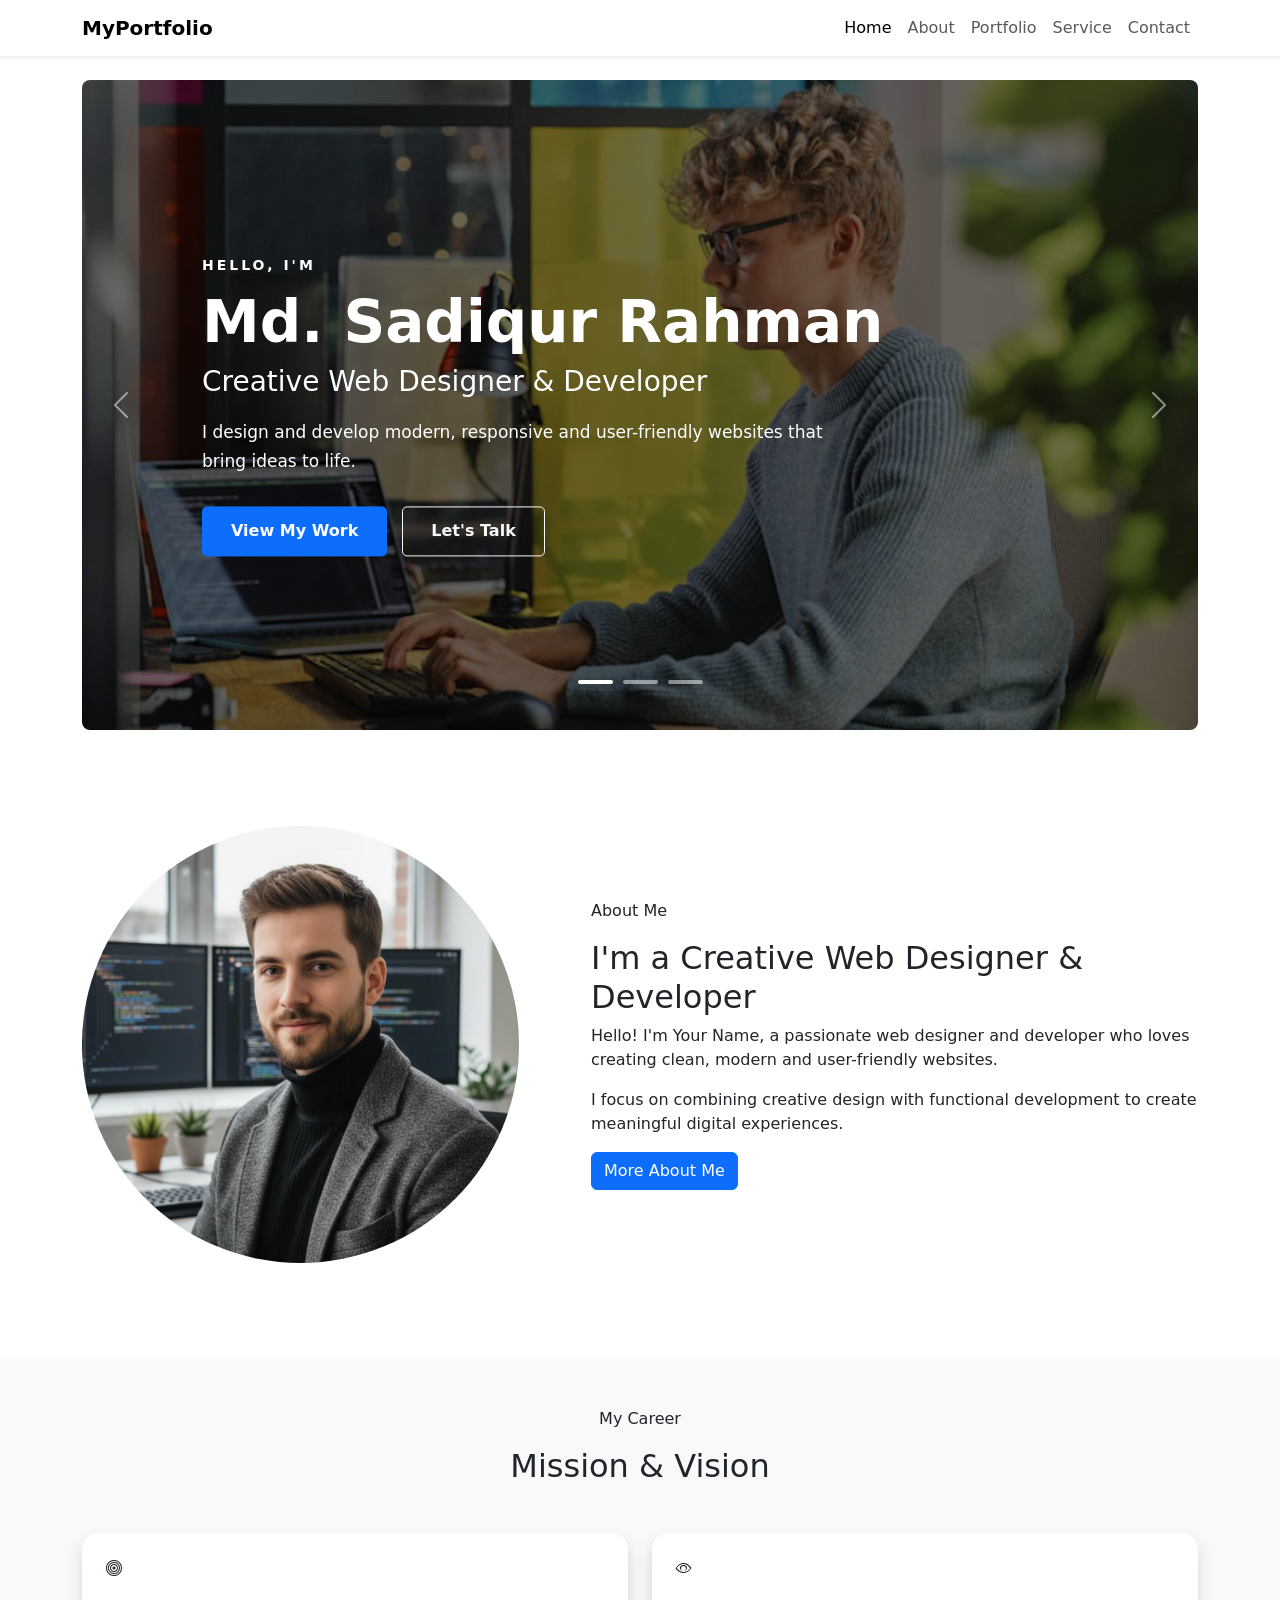
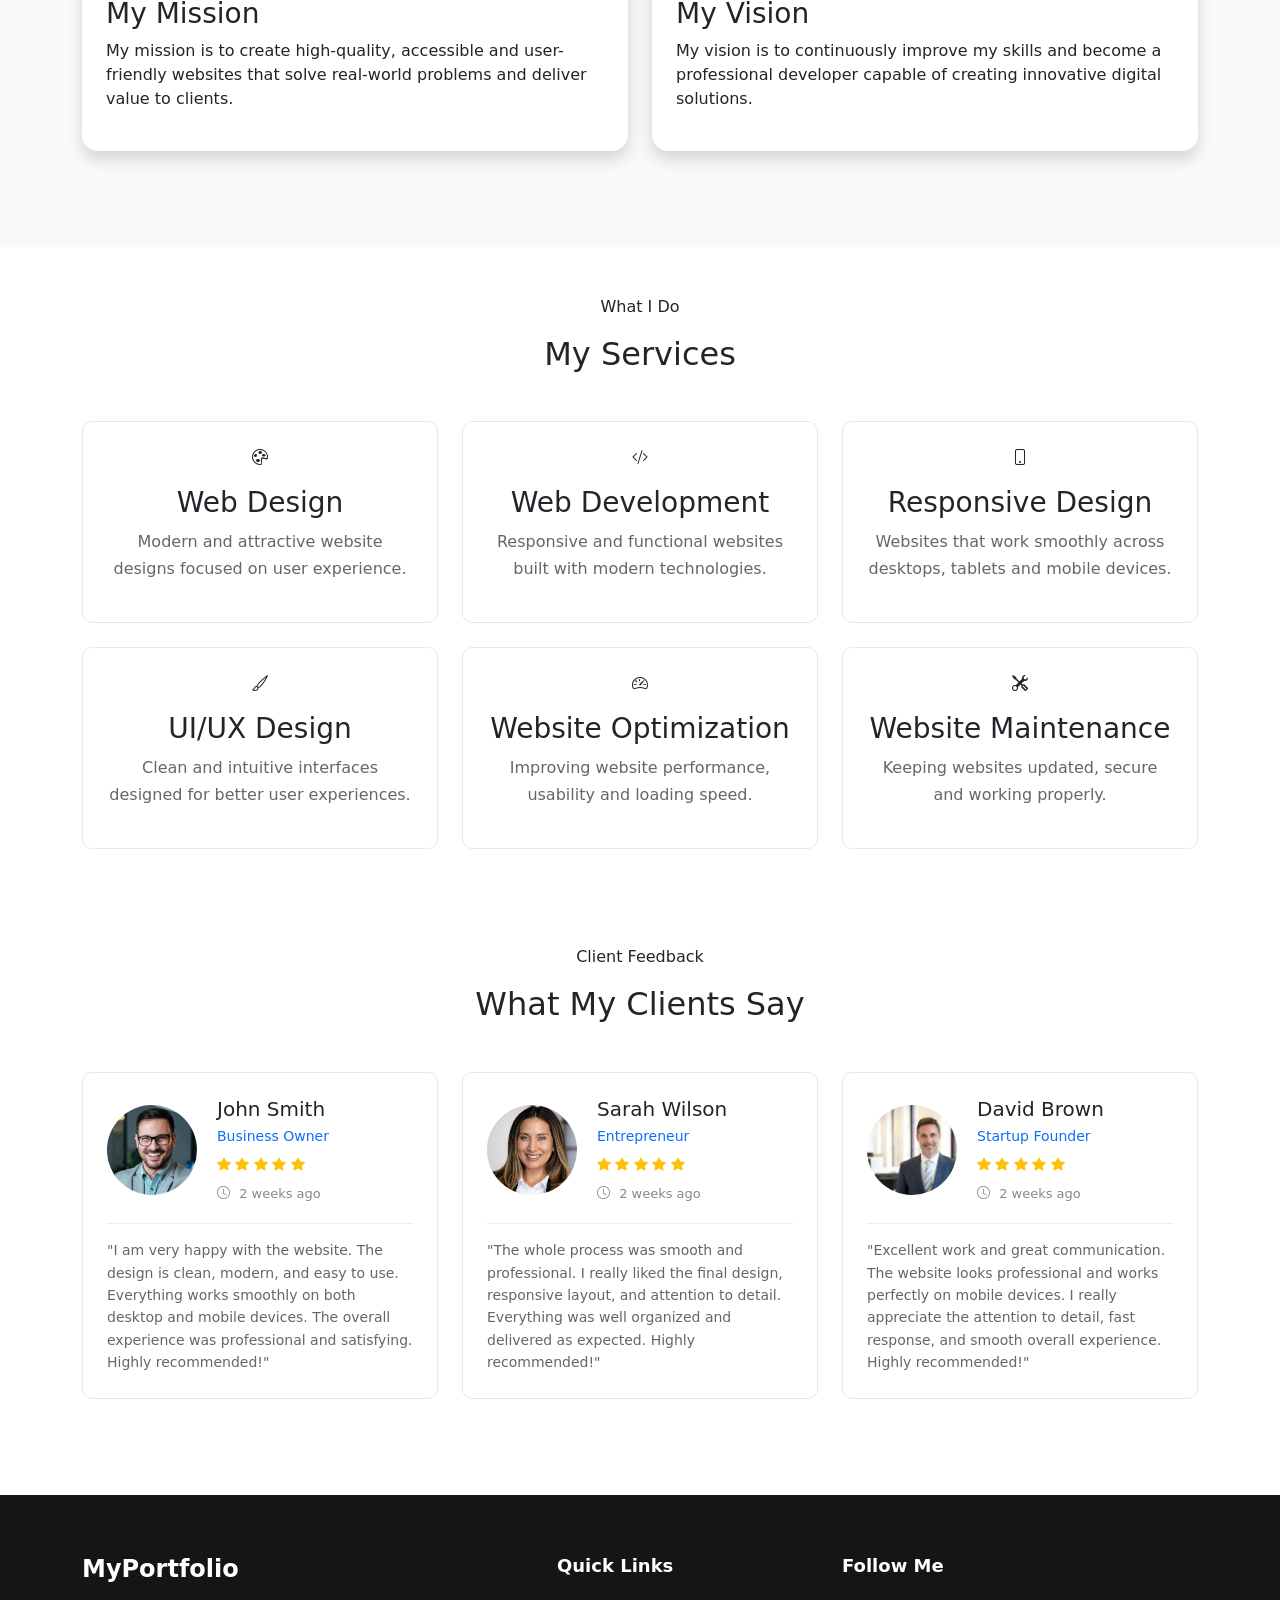
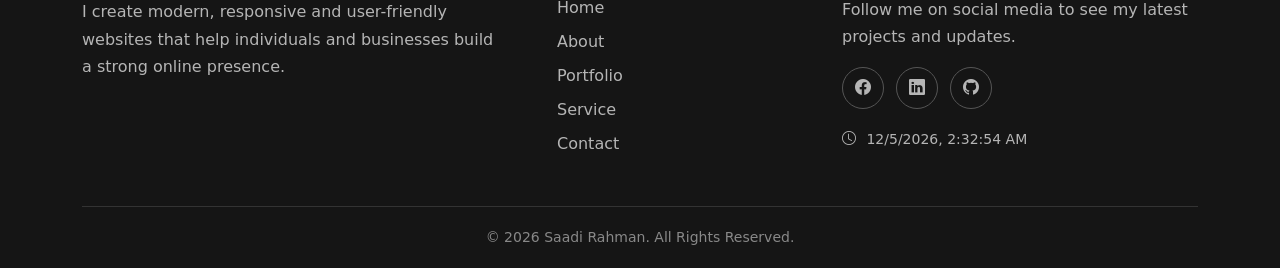
<file: index.html>
<!doctype html>
<html lang="en">
  <head>
    <meta charset="UTF-8" />
    <meta name="viewport" content="width=device-width, initial-scale=1.0" />

    <title>Personal Portfolio | Home</title>

    <!-- Bootstrap CSS -->
    <link
      href="https://cdn.jsdelivr.net/npm/bootstrap@5.3.3/dist/css/bootstrap.min.css"
      rel="stylesheet"
    />

    <!-- Bootstrap Icons -->
    <link
      rel="stylesheet"
      href="https://cdn.jsdelivr.net/npm/bootstrap-icons@1.11.3/font/bootstrap-icons.min.css"
    />

    <!-- Custom CSS -->
    <link rel="stylesheet" href="css/style.css" />
  </head>

  <body>
    <!-- ================= NAVBAR ================= -->
    <nav class="navbar navbar-expand-lg bg-white shadow-sm">
      <div class="container">
        <a class="navbar-brand fw-bold" href="index.html"> MyPortfolio </a>

        <button
          class="navbar-toggler"
          type="button"
          data-bs-toggle="collapse"
          data-bs-target="#mainNavbar"
          aria-controls="mainNavbar"
          aria-expanded="false"
          aria-label="Toggle navigation"
        >
          <span class="navbar-toggler-icon"></span>
        </button>

        <div class="collapse navbar-collapse" id="mainNavbar">
          <ul class="navbar-nav ms-auto">
            <li class="nav-item">
              <a class="nav-link active" href="index.html"> Home </a>
            </li>

            <li class="nav-item">
              <a class="nav-link" href="about.html"> About </a>
            </li>

            <li class="nav-item">
              <a class="nav-link" href="portfolio.html"> Portfolio </a>
            </li>

            <li class="nav-item">
              <a class="nav-link" href="service.html"> Service </a>
            </li>

            <li class="nav-item">
              <a class="nav-link" href="contact.html"> Contact </a>
            </li>
          </ul>
        </div>
      </div>
    </nav>

    <!-- ================= HERO BANNER ================= -->
    <section class="hero-slider pt-4 mb-5">
      <div class="container">
        <div
          id="heroCarousel"
          class="carousel slide carousel-fade rounded-3 overflow-hidden"
          data-bs-ride="carousel"
          data-bs-interval="5000"
        >
          <!-- Indicators -->
          <div class="carousel-indicators">
            <button
              type="button"
              data-bs-target="#heroCarousel"
              data-bs-slide-to="0"
              class="active"
              aria-current="true"
              aria-label="Slide 1"
            ></button>

            <button
              type="button"
              data-bs-target="#heroCarousel"
              data-bs-slide-to="1"
              aria-label="Slide 2"
            ></button>

            <button
              type="button"
              data-bs-target="#heroCarousel"
              data-bs-slide-to="2"
              aria-label="Slide 3"
            ></button>
          </div>

          <!-- Carousel Slides -->
          <div class="carousel-inner">
            <!-- Slide 1 -->
            <div class="carousel-item active">
              <img
                src="images/hero-1.jfif"
                alt="Creative web design"
                class="d-block w-100"
              />

              <div class="hero-overlay"></div>

              <div class="container">
                <div class="carousel-caption hero-content">
                  <span class="hero-small-title"> HELLO, I'M </span>

                  <h1>Md. Sadiqur Rahman</h1>

                  <h2>Creative Web Designer & Developer</h2>

                  <p>
                    I design and develop modern, responsive and user-friendly
                    websites that bring ideas to life.
                  </p>

                  <div class="hero-buttons">
                    <a href="portfolio.html" class="btn btn-primary">
                      View My Work
                    </a>

                    <a href="contact.html" class="btn btn-outline-light">
                      Let's Talk
                    </a>
                  </div>
                </div>
              </div>
            </div>

            <!-- Slide 2 -->
            <div class="carousel-item">
              <img
                src="images/hero-3.jfif"
                alt="Web development"
                class="d-block w-100"
              />

              <div class="hero-overlay"></div>

              <div class="container">
                <div class="carousel-caption hero-content">
                  <span class="hero-small-title"> WHAT I DO </span>

                  <h1>Building Digital Experiences</h1>

                  <h2>Design. Develop. Deliver.</h2>

                  <p>
                    From creative UI designs to functional websites, I create
                    digital experiences focused on people and performance.
                  </p>

                  <div class="hero-buttons">
                    <a href="service.html" class="btn btn-primary">
                      Explore Services
                    </a>

                    <a href="about.html" class="btn btn-outline-light">
                      About Me
                    </a>
                  </div>
                </div>
              </div>
            </div>

            <!-- Slide 3 -->
            <div class="carousel-item">
              <img
                src="images/hero-3.jfif"
                alt="Creative portfolio projects"
                class="d-block w-100"
              />

              <div class="hero-overlay"></div>

              <div class="container">
                <div class="carousel-caption hero-content">
                  <span class="hero-small-title"> LET'S WORK TOGETHER </span>

                  <h1>Turn Your Ideas Into Reality</h1>

                  <h2>Creative Solutions For Your Business</h2>

                  <p>
                    Have an idea or project in mind? Let's create something
                    meaningful together.
                  </p>

                  <div class="hero-buttons">
                    <a href="contact.html" class="btn btn-primary">
                      Start a Project
                    </a>

                    <a href="portfolio.html" class="btn btn-outline-light">
                      My Portfolio
                    </a>
                  </div>
                </div>
              </div>
            </div>
          </div>

          <!-- Previous Button -->
          <button
            class="carousel-control-prev"
            type="button"
            data-bs-target="#heroCarousel"
            data-bs-slide="prev"
          >
            <span class="carousel-control-prev-icon" aria-hidden="true"> </span>

            <span class="visually-hidden"> Previous </span>
          </button>

          <!-- Next Button -->
          <button
            class="carousel-control-next"
            type="button"
            data-bs-target="#heroCarousel"
            data-bs-slide="next"
          >
            <span class="carousel-control-next-icon" aria-hidden="true"> </span>

            <span class="visually-hidden"> Next </span>
          </button>
        </div>
      </div>
    </section>

    <!-- ================= ABOUT ME ================= -->
    <section class="about-section py-5 mb-5">
      <div class="container">
        <div class="row align-items-center g-5">
          <!-- Image -->
          <div class="col-lg-5">
            <div class="about-image">
              <img
                src="images/profile.jfif"
                alt="About Me"
                class="img-fluid rounded-circle"
              />
            </div>
          </div>

          <!-- Content -->
          <div class="col-lg-7 ps-lg-5">
            <p class="section-subtitle">About Me</p>

            <h2>I'm a Creative Web Designer & Developer</h2>

            <p>
              Hello! I'm Your Name, a passionate web designer and developer who
              loves creating clean, modern and user-friendly websites.
            </p>

            <p>
              I focus on combining creative design with functional development
              to create meaningful digital experiences.
            </p>

            <a href="about.html" class="btn btn-primary"> More About Me </a>
          </div>
        </div>
      </div>
    </section>

    <!-- ================= MISSION & VISION ================= -->
    <section class="mission-vision-section bg-light py-5">
      <div class="container">
        <div class="text-center mb-5">
          <p class="section-subtitle">My Career</p>

          <h2>Mission & Vision</h2>
        </div>

        <div class="row g-4 mb-5">
          <!-- Mission -->
          <div class="col-md-6">
            <div class="mission-card h-100 p-4 bg-white rounded-4 shadow">
              <div class="icon mb-3">
                <i class="bi bi-bullseye"></i>
              </div>

              <h3>My Mission</h3>

              <p>
                My mission is to create high-quality, accessible and
                user-friendly websites that solve real-world problems and
                deliver value to clients.
              </p>
            </div>
          </div>

          <!-- Vision -->
          <div class="col-md-6">
            <div class="vision-card h-100 p-4 bg-white rounded-4 shadow">
              <div class="icon mb-3">
                <i class="bi bi-eye"></i>
              </div>

              <h3>My Vision</h3>

              <p>
                My vision is to continuously improve my skills and become a
                professional developer capable of creating innovative digital
                solutions.
              </p>
            </div>
          </div>
        </div>
      </div>
    </section>

    <!-- ================= SERVICES ================= -->
    <section class="services-section py-5">
      <div class="container">
        <div class="text-center mb-5">
          <p class="section-subtitle">What I Do</p>

          <h2>My Services</h2>
        </div>

        <div class="row g-4">
          <!-- Service 1 -->
          <div class="col-md-6 col-lg-4">
            <div class="service-card text-center p-4 h-100">
              <i class="bi bi-palette"></i>

              <h3 class="mt-3">Web Design</h3>

              <p>
                Modern and attractive website designs focused on user
                experience.
              </p>
            </div>
          </div>

          <!-- Service 2 -->
          <div class="col-md-6 col-lg-4">
            <div class="service-card text-center p-4 h-100">
              <i class="bi bi-code-slash"></i>

              <h3 class="mt-3">Web Development</h3>

              <p>
                Responsive and functional websites built with modern
                technologies.
              </p>
            </div>
          </div>

          <!-- Service 3 -->
          <div class="col-md-6 col-lg-4">
            <div class="service-card text-center p-4 h-100">
              <i class="bi bi-phone"></i>

              <h3 class="mt-3">Responsive Design</h3>

              <p>
                Websites that work smoothly across desktops, tablets and mobile
                devices.
              </p>
            </div>
          </div>

          <!-- Service 4 -->
          <div class="col-md-6 col-lg-4">
            <div class="service-card text-center p-4 h-100">
              <i class="bi bi-brush"></i>

              <h3 class="mt-3">UI/UX Design</h3>

              <p>
                Clean and intuitive interfaces designed for better user
                experiences.
              </p>
            </div>
          </div>

          <!-- Service 5 -->
          <div class="col-md-6 col-lg-4">
            <div class="service-card text-center p-4 h-100">
              <i class="bi bi-speedometer2"></i>

              <h3 class="mt-3">Website Optimization</h3>

              <p>Improving website performance, usability and loading speed.</p>
            </div>
          </div>

          <!-- Service 6 -->
          <div class="col-md-6 col-lg-4">
            <div class="service-card text-center p-4 h-100">
              <i class="bi bi-tools"></i>

              <h3 class="mt-3">Website Maintenance</h3>

              <p>Keeping websites updated, secure and working properly.</p>
            </div>
          </div>
        </div>
      </div>
    </section>

    <!-- ================= CLIENT FEEDBACK ================= -->
    <section class="client-feedback-section py-5 mb-5">
      <div class="container">
        <div class="section-heading text-center mb-5">
          <p class="section-subtitle">Client Feedback</p>
          <h2>What My Clients Say</h2>
        </div>

        <div class="row g-4">
          <!-- Client 1 -->

          <div class="col-md-6 col-lg-4">
            <div class="client-review-card p-4">
              <div class="client-info">
                <div class="client-photo">
                  <img src="images/client-1.jfif" alt="John Smith" />
                </div>

                <div class="client-details">
                  <h5>John Smith</h5>

                  <p class="client-position">Business Owner</p>

                  <div class="client-rating">
                    <i class="bi bi-star-fill"></i>
                    <i class="bi bi-star-fill"></i>
                    <i class="bi bi-star-fill"></i>
                    <i class="bi bi-star-fill"></i>
                    <i class="bi bi-star-fill"></i>
                  </div>

                  <p class="client-time">
                    <i class="bi bi-clock"></i>
                    2 weeks ago
                  </p>
                </div>
              </div>

              <p class="client-review">
                "I am very happy with the website. The design is clean, modern,
                and easy to use. Everything works smoothly on both desktop and
                mobile devices. The overall experience was professional and
                satisfying. Highly recommended!"
              </p>
            </div>
          </div>

          <!-- Client 2 -->

          <div class="col-md-6 col-lg-4">
            <div class="client-review-card p-4">
              <div class="client-info">
                <div class="client-photo">
                  <img src="images/client-2.jfif" alt="Sarah Wilson" />
                </div>

                <div class="client-details">
                  <h5>Sarah Wilson</h5>

                  <p class="client-position">Entrepreneur</p>

                  <div class="client-rating">
                    <i class="bi bi-star-fill"></i>
                    <i class="bi bi-star-fill"></i>
                    <i class="bi bi-star-fill"></i>
                    <i class="bi bi-star-fill"></i>
                    <i class="bi bi-star-fill"></i>
                  </div>

                  <p class="client-time">
                    <i class="bi bi-clock"></i>
                    2 weeks ago
                  </p>
                </div>
              </div>

              <p class="client-review">
                "The whole process was smooth and professional. I really liked
                the final design, responsive layout, and attention to detail.
                Everything was well organized and delivered as expected. Highly
                recommended!"
              </p>
            </div>
          </div>

          <!-- Client 3 -->

          <div class="col-md-6 col-lg-4">
            <div class="client-review-card p-4">
              <div class="client-info">
                <div class="client-photo">
                  <img src="images/client-3.jfif" alt="David Brown" />
                </div>

                <div class="client-details">
                  <h5>David Brown</h5>

                  <p class="client-position">Startup Founder</p>

                  <div class="client-rating">
                    <i class="bi bi-star-fill"></i>
                    <i class="bi bi-star-fill"></i>
                    <i class="bi bi-star-fill"></i>
                    <i class="bi bi-star-fill"></i>
                    <i class="bi bi-star-fill"></i>
                  </div>

                  <p class="client-time">
                    <i class="bi bi-clock"></i>
                    2 weeks ago
                  </p>
                </div>
              </div>

              <p class="client-review">
                "Excellent work and great communication. The website looks
                professional and works perfectly on mobile devices. I really
                appreciate the attention to detail, fast response, and smooth
                overall experience. Highly recommended!"
              </p>
            </div>
          </div>
        </div>
      </div>
    </section>

    <!-- ================= FOOTER ================= -->

    <footer class="footer">
      <div class="container">
        <div class="row g-4">
          <!-- About -->

          <div class="col-lg-5 col-md-6">
            <h3 class="footer-logo">MyPortfolio</h3>

            <p class="footer-text">
              I create modern, responsive and user-friendly websites that help
              individuals and businesses build a strong online presence.
            </p>
          </div>

          <!-- Quick Links -->

          <div class="col-lg-3 col-md-6">
            <h5 class="footer-title">Quick Links</h5>

            <ul class="footer-links">
              <li>
                <a href="index.html">Home</a>
              </li>

              <li>
                <a href="about.html">About</a>
              </li>

              <li>
                <a href="portfolio.html">Portfolio</a>
              </li>

              <li>
                <a href="service.html">Service</a>
              </li>

              <li>
                <a href="contact.html">Contact</a>
              </li>
            </ul>
          </div>

          <!-- Social Media -->

          <!-- Social Media -->

          <div class="col-lg-4 col-md-6">
            <h5 class="footer-title">Follow Me</h5>

            <p class="footer-text">
              Follow me on social media to see my latest projects and updates.
            </p>

            <div class="footer-social">
              <a href="#" aria-label="Facebook">
                <i class="bi bi-facebook"></i>
              </a>

              <a href="#" aria-label="LinkedIn">
                <i class="bi bi-linkedin"></i>
              </a>

              <a href="#" aria-label="GitHub">
                <i class="bi bi-github"></i>
              </a>
            </div>

            <!-- Live Date & Time -->

            <div class="live-time">
              <i class="bi bi-clock"></i>
              <span id="liveDateTime"></span>
            </div>
          </div>
        </div>

        <!-- Footer Bottom -->

        <div class="footer-bottom">
          <p>&copy; 2026 Saadi Rahman. All Rights Reserved.</p>
        </div>
      </div>
    </footer>

    <!-- Bootstrap JS -->
    <script src="https://cdn.jsdelivr.net/npm/bootstrap@5.3.3/dist/js/bootstrap.bundle.min.js"></script>

    <!-- Custom JS -->
    <script src="js/script.js"></script>
  </body>
</html>
</file>
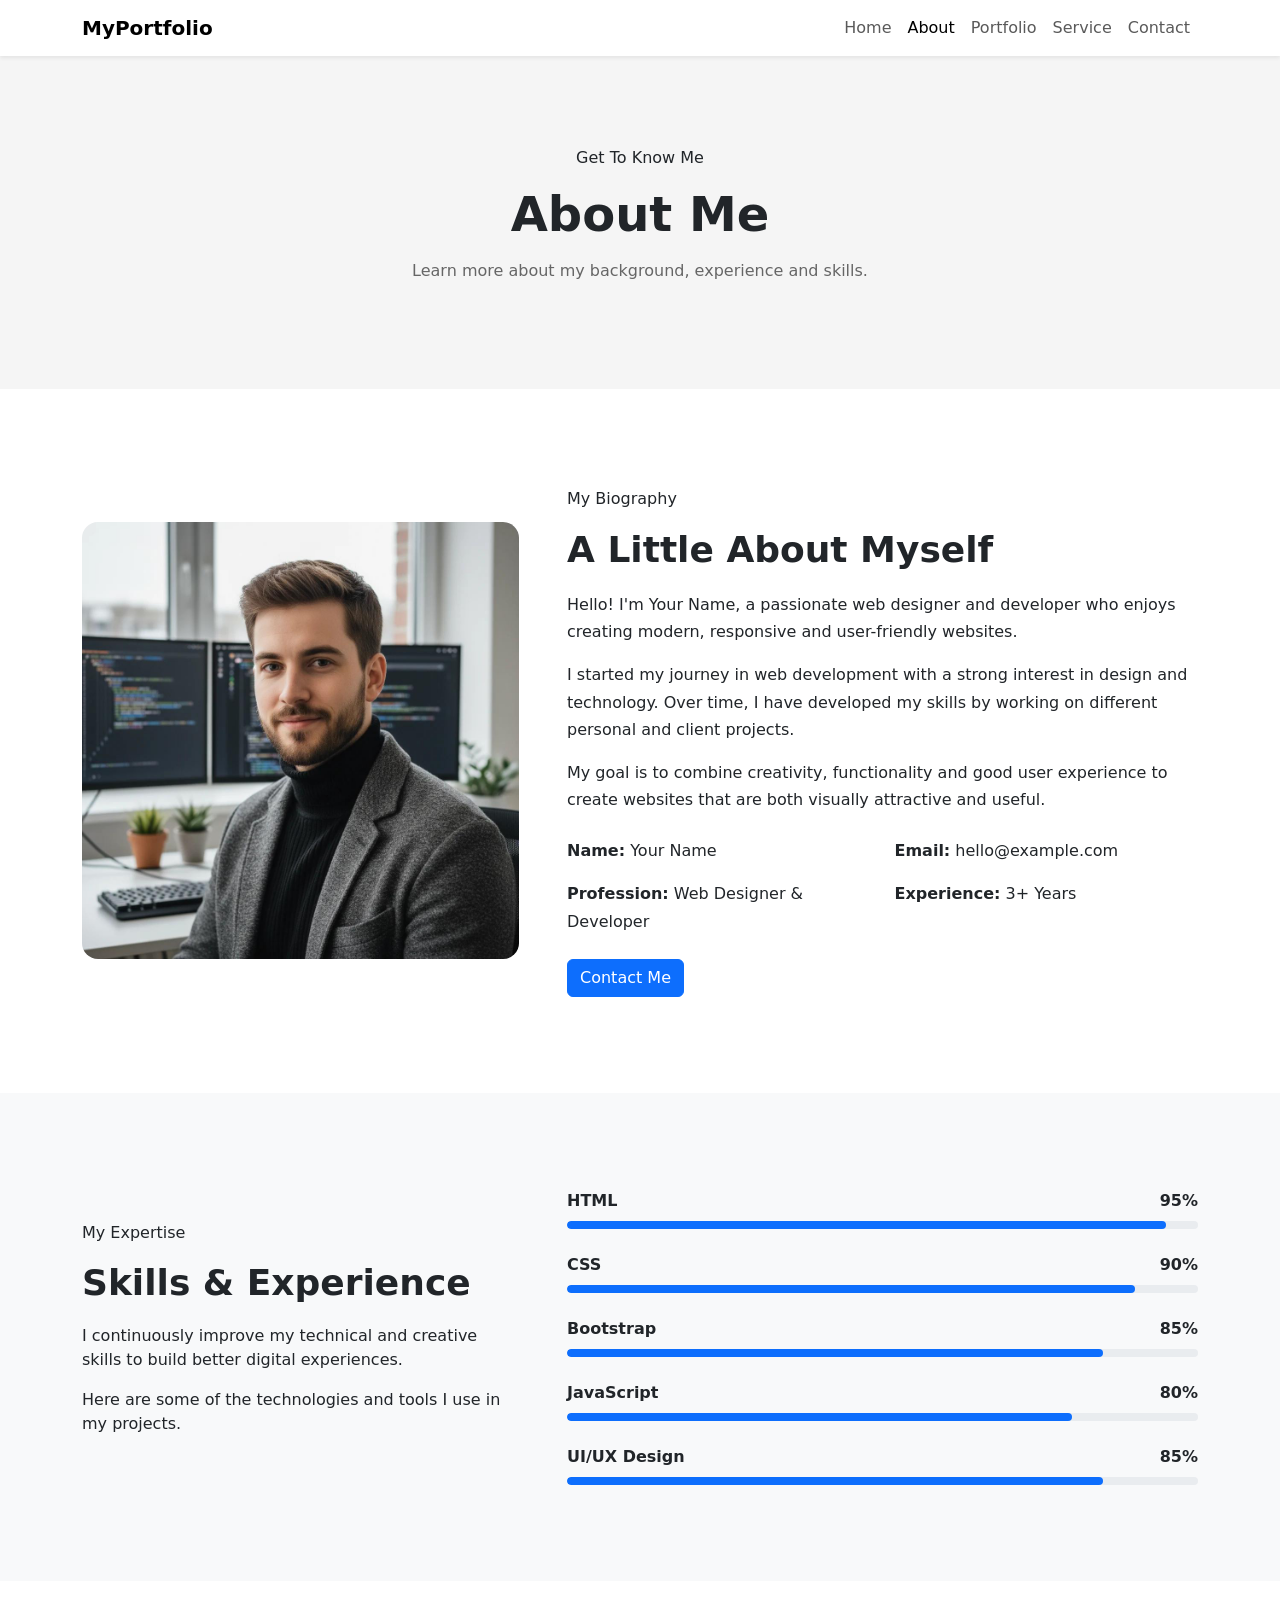
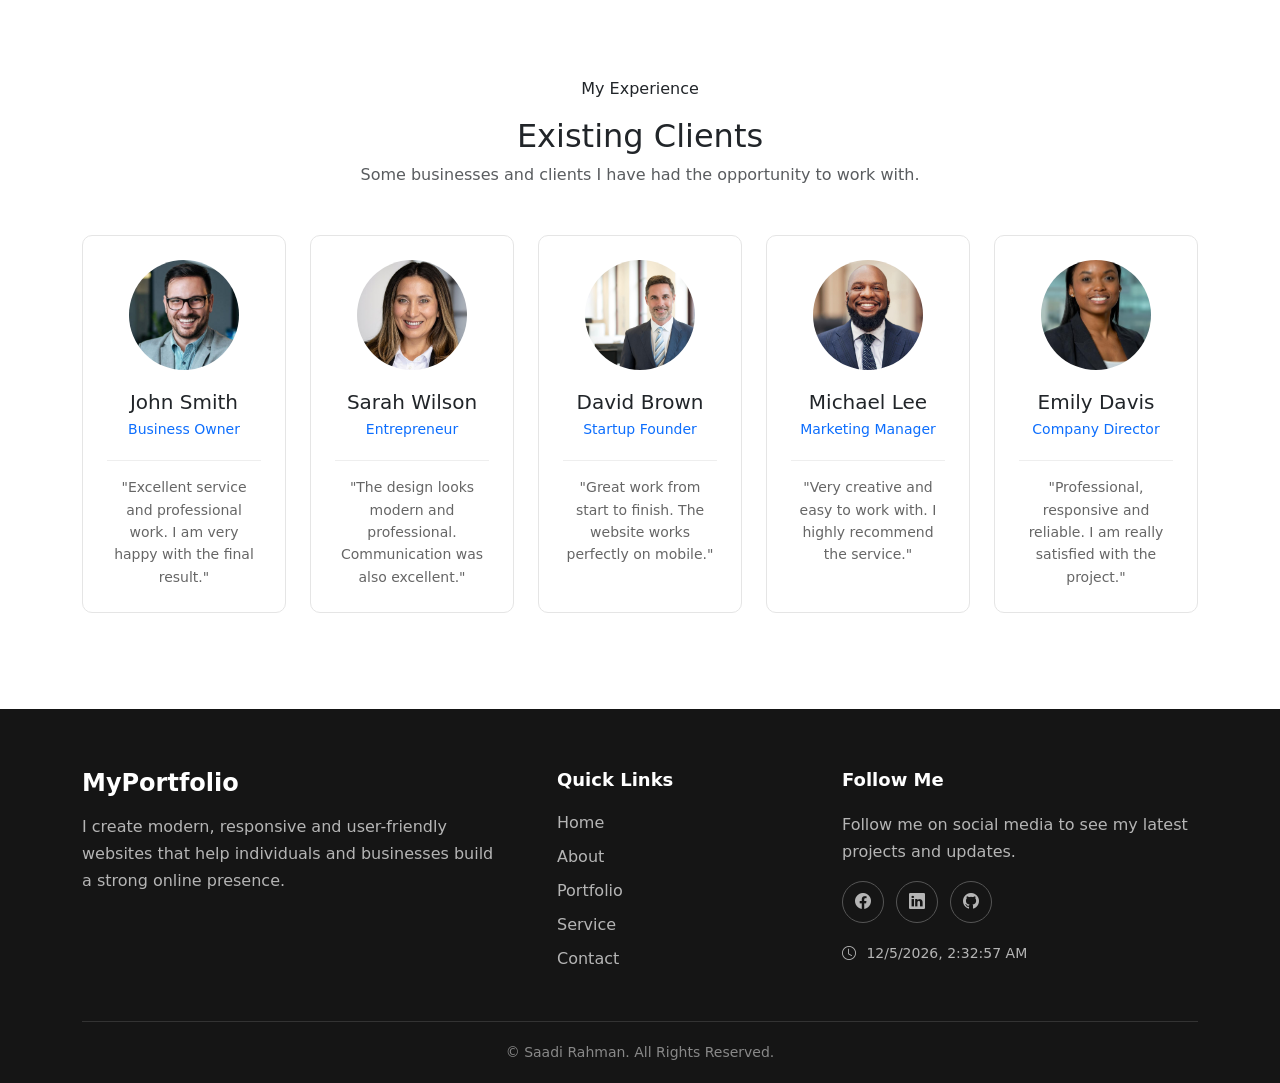
<file: about.html>
<!doctype html>
<html lang="en">
  <head>
    <meta charset="UTF-8" />
    <meta name="viewport" content="width=device-width, initial-scale=1.0" />

    <title>About Me | Personal Portfolio</title>

    <!-- Bootstrap CSS -->
    <link
      href="https://cdn.jsdelivr.net/npm/bootstrap@5.3.3/dist/css/bootstrap.min.css"
      rel="stylesheet"
    />

    <!-- Bootstrap Icons -->
    <link
      rel="stylesheet"
      href="https://cdn.jsdelivr.net/npm/bootstrap-icons@1.11.3/font/bootstrap-icons.min.css"
    />

    <!-- Custom CSS -->
    <link rel="stylesheet" href="css/style.css" />
  </head>

  <body>
    <!-- ================= NAVBAR ================= -->

    <nav class="navbar navbar-expand-lg bg-white shadow-sm">
      <div class="container">
        <a class="navbar-brand fw-bold" href="index.html"> MyPortfolio </a>

        <button
          class="navbar-toggler"
          type="button"
          data-bs-toggle="collapse"
          data-bs-target="#mainNavbar"
          aria-controls="mainNavbar"
          aria-expanded="false"
          aria-label="Toggle navigation"
        >
          <span class="navbar-toggler-icon"></span>
        </button>

        <div class="collapse navbar-collapse" id="mainNavbar">
          <ul class="navbar-nav ms-auto">
            <li class="nav-item">
              <a class="nav-link" href="index.html"> Home </a>
            </li>

            <li class="nav-item">
              <a class="nav-link active" aria-current="page" href="about.html">
                About
              </a>
            </li>

            <li class="nav-item">
              <a class="nav-link" href="portfolio.html"> Portfolio </a>
            </li>

            <li class="nav-item">
              <a class="nav-link" href="service.html"> Service </a>
            </li>

            <li class="nav-item">
              <a class="nav-link" href="contact.html"> Contact </a>
            </li>
          </ul>
        </div>
      </div>
    </nav>

    <!-- ================= PAGE TITLE ================= -->

    <section class="page-title-section mb-5">
      <div class="container">
        <div class="page-title-content text-center">
          <p class="section-subtitle">Get To Know Me</p>

          <h1>About Me</h1>

          <p>Learn more about my background, experience and skills.</p>
        </div>
      </div>
    </section>

    <!-- ================= PERSONAL BIOGRAPHY ================= -->

    <section class="biography-section py-5 mb-5">
      <div class="container">
        <div class="row align-items-center g-5">
          <!-- Image -->

          <div class="col-lg-5">
            <div class="biography-image">
              <img
                src="images/profile.jfif"
                alt="Portrait of Your Name"
                class="img-fluid rounded-4"
              />
            </div>
          </div>

          <!-- Biography -->

          <div class="col-lg-7">
            <p class="section-subtitle">My Biography</p>

            <h2>A Little About Myself</h2>

            <p>
              Hello! I'm Your Name, a passionate web designer and developer who
              enjoys creating modern, responsive and user-friendly websites.
            </p>

            <p>
              I started my journey in web development with a strong interest in
              design and technology. Over time, I have developed my skills by
              working on different personal and client projects.
            </p>

            <p>
              My goal is to combine creativity, functionality and good user
              experience to create websites that are both visually attractive
              and useful.
            </p>

            <!-- Personal Information -->

            <div class="row mt-4">
              <div class="col-sm-6">
                <p>
                  <strong>Name:</strong>
                  Your Name
                </p>

                <p>
                  <strong>Profession:</strong>
                  Web Designer & Developer
                </p>
              </div>

              <div class="col-sm-6">
                <p>
                  <strong>Email:</strong>
                  hello@example.com
                </p>

                <p>
                  <strong>Experience:</strong>
                  3+ Years
                </p>
              </div>
            </div>

            <a href="contact.html" class="btn btn-primary mt-2"> Contact Me </a>
          </div>
        </div>
      </div>
    </section>

    <!-- ================= SKILLS ================= -->

    <section class="skills-section bg-light py-5 mb-5">
      <div class="container py-5">
        <div class="row g-5 align-items-center">
          <!-- Skill Introduction -->

          <div class="col-lg-5">
            <p class="section-subtitle">My Expertise</p>

            <h2>Skills & Experience</h2>

            <p>
              I continuously improve my technical and creative skills to build
              better digital experiences.
            </p>

            <p>
              Here are some of the technologies and tools I use in my projects.
            </p>
          </div>

          <!-- Skill Progress -->

          <div class="col-lg-7">
            <!-- HTML -->

            <div class="skill-item mb-4">
              <div class="d-flex justify-content-between mb-2">
                <span> HTML </span>

                <span> 95% </span>
              </div>

              <div class="progress">
                <div
                  class="progress-bar"
                  role="progressbar"
                  style="width: 95%"
                  aria-valuenow="95"
                  aria-valuemin="0"
                  aria-valuemax="100"
                ></div>
              </div>
            </div>

            <!-- CSS -->

            <div class="skill-item mb-4">
              <div class="d-flex justify-content-between mb-2">
                <span> CSS </span>

                <span> 90% </span>
              </div>

              <div class="progress">
                <div
                  class="progress-bar"
                  role="progressbar"
                  style="width: 90%"
                  aria-valuenow="90"
                  aria-valuemin="0"
                  aria-valuemax="100"
                ></div>
              </div>
            </div>

            <!-- Bootstrap -->

            <div class="skill-item mb-4">
              <div class="d-flex justify-content-between mb-2">
                <span> Bootstrap </span>

                <span> 85% </span>
              </div>

              <div class="progress">
                <div
                  class="progress-bar"
                  role="progressbar"
                  style="width: 85%"
                  aria-valuenow="85"
                  aria-valuemin="0"
                  aria-valuemax="100"
                ></div>
              </div>
            </div>

            <!-- JavaScript -->

            <div class="skill-item mb-4">
              <div class="d-flex justify-content-between mb-2">
                <span> JavaScript </span>

                <span> 80% </span>
              </div>

              <div class="progress">
                <div
                  class="progress-bar"
                  role="progressbar"
                  style="width: 80%"
                  aria-valuenow="80"
                  aria-valuemin="0"
                  aria-valuemax="100"
                ></div>
              </div>
            </div>

            <!-- UI/UX -->

            <div class="skill-item">
              <div class="d-flex justify-content-between mb-2">
                <span> UI/UX Design </span>

                <span> 85% </span>
              </div>

              <div class="progress">
                <div
                  class="progress-bar"
                  role="progressbar"
                  style="width: 85%"
                  aria-valuenow="85"
                  aria-valuemin="0"
                  aria-valuemax="100"
                ></div>
              </div>
            </div>
          </div>
        </div>
      </div>
    </section>

    <!-- ================= EXISTING CLIENTS ================= -->

    <section class="clients-section py-5 mb-5">
      <div class="container">
        <div class="text-center mb-5">
          <p class="section-subtitle">My Experience</p>

          <h2>Existing Clients</h2>

          <p class="text-muted">
            Some businesses and clients I have had the opportunity to work with.
          </p>
        </div>

        <div class="row g-4">
          <!-- Client 1 -->

          <div class="col-12 col-sm-6 col-lg">
            <div class="client-card text-center p-4 h-100">
              <div class="client-image">
                <img src="images/client-1.jfif" alt="Client 1" />
              </div>

              <h5>John Smith</h5>

              <p class="client-role">Business Owner</p>

              <p class="client-review">
                "Excellent service and professional work. I am very happy with
                the final result."
              </p>
            </div>
          </div>

          <!-- Client 2 -->

          <div class="col-12 col-sm-6 col-lg">
            <div class="client-card text-center p-4 h-100">
              <div class="client-image">
                <img src="images/client-2.jfif" alt="Client 2" />
              </div>

              <h5>Sarah Wilson</h5>

              <p class="client-role">Entrepreneur</p>

              <p class="client-review">
                "The design looks modern and professional. Communication was
                also excellent."
              </p>
            </div>
          </div>

          <!-- Client 3 -->

          <div class="col-12 col-sm-6 col-lg">
            <div class="client-card text-center p-4 h-100">
              <div class="client-image">
                <img src="images/client-3.jfif" alt="Client 3" />
              </div>

              <h5>David Brown</h5>

              <p class="client-role">Startup Founder</p>

              <p class="client-review">
                "Great work from start to finish. The website works perfectly on
                mobile."
              </p>
            </div>
          </div>

          <!-- Client 4 -->

          <div class="col-12 col-sm-6 col-lg">
            <div class="client-card text-center p-4 h-100">
              <div class="client-image">
                <img src="images/client-4.jfif" alt="Client 4" />
              </div>

              <h5>Michael Lee</h5>

              <p class="client-role">Marketing Manager</p>

              <p class="client-review">
                "Very creative and easy to work with. I highly recommend the
                service."
              </p>
            </div>
          </div>

          <!-- Client 5 -->

          <div class="col-12 col-sm-6 col-lg">
            <div class="client-card text-center p-4 h-100">
              <div class="client-image">
                <img src="images/client-5.jfif" alt="Client 5" />
              </div>

              <h5>Emily Davis</h5>

              <p class="client-role">Company Director</p>

              <p class="client-review">
                "Professional, responsive and reliable. I am really satisfied
                with the project."
              </p>
            </div>
          </div>
        </div>
      </div>
    </section>

    <!-- ================= FOOTER ================= -->

    <footer class="footer">
      <div class="container">
        <div class="row g-4">
          <!-- About -->

          <div class="col-lg-5 col-md-6">
            <h3 class="footer-logo">MyPortfolio</h3>

            <p class="footer-text">
              I create modern, responsive and user-friendly websites that help
              individuals and businesses build a strong online presence.
            </p>
          </div>

          <!-- Quick Links -->

          <div class="col-lg-3 col-md-6">
            <h5 class="footer-title">Quick Links</h5>

            <ul class="footer-links">
              <li>
                <a href="index.html">Home</a>
              </li>

              <li>
                <a href="about.html">About</a>
              </li>

              <li>
                <a href="portfolio.html">Portfolio</a>
              </li>

              <li>
                <a href="service.html">Service</a>
              </li>

              <li>
                <a href="contact.html">Contact</a>
              </li>
            </ul>
          </div>

          <!-- Social Media -->

          <!-- Social Media -->

          <div class="col-lg-4 col-md-6">
            <h5 class="footer-title">Follow Me</h5>

            <p class="footer-text">
              Follow me on social media to see my latest projects and updates.
            </p>

            <div class="footer-social">
              <a href="#" aria-label="Facebook">
                <i class="bi bi-facebook"></i>
              </a>

              <a href="#" aria-label="LinkedIn">
                <i class="bi bi-linkedin"></i>
              </a>

              <a href="#" aria-label="GitHub">
                <i class="bi bi-github"></i>
              </a>
            </div>

            <!-- Live Date & Time -->

            <div class="live-time">
              <i class="bi bi-clock"></i>
              <span id="liveDateTime"></span>
            </div>
          </div>
        </div>

        <!-- Footer Bottom -->

        <div class="footer-bottom">
          <p>&copy; Saadi Rahman. All Rights Reserved.</p>
        </div>
      </div>
    </footer>

    <!-- Bootstrap JS -->

    <script src="https://cdn.jsdelivr.net/npm/bootstrap@5.3.3/dist/js/bootstrap.bundle.min.js"></script>

    <!-- Custom JS -->

    <script src="js/script.js"></script>
  </body>
</html>
</file>
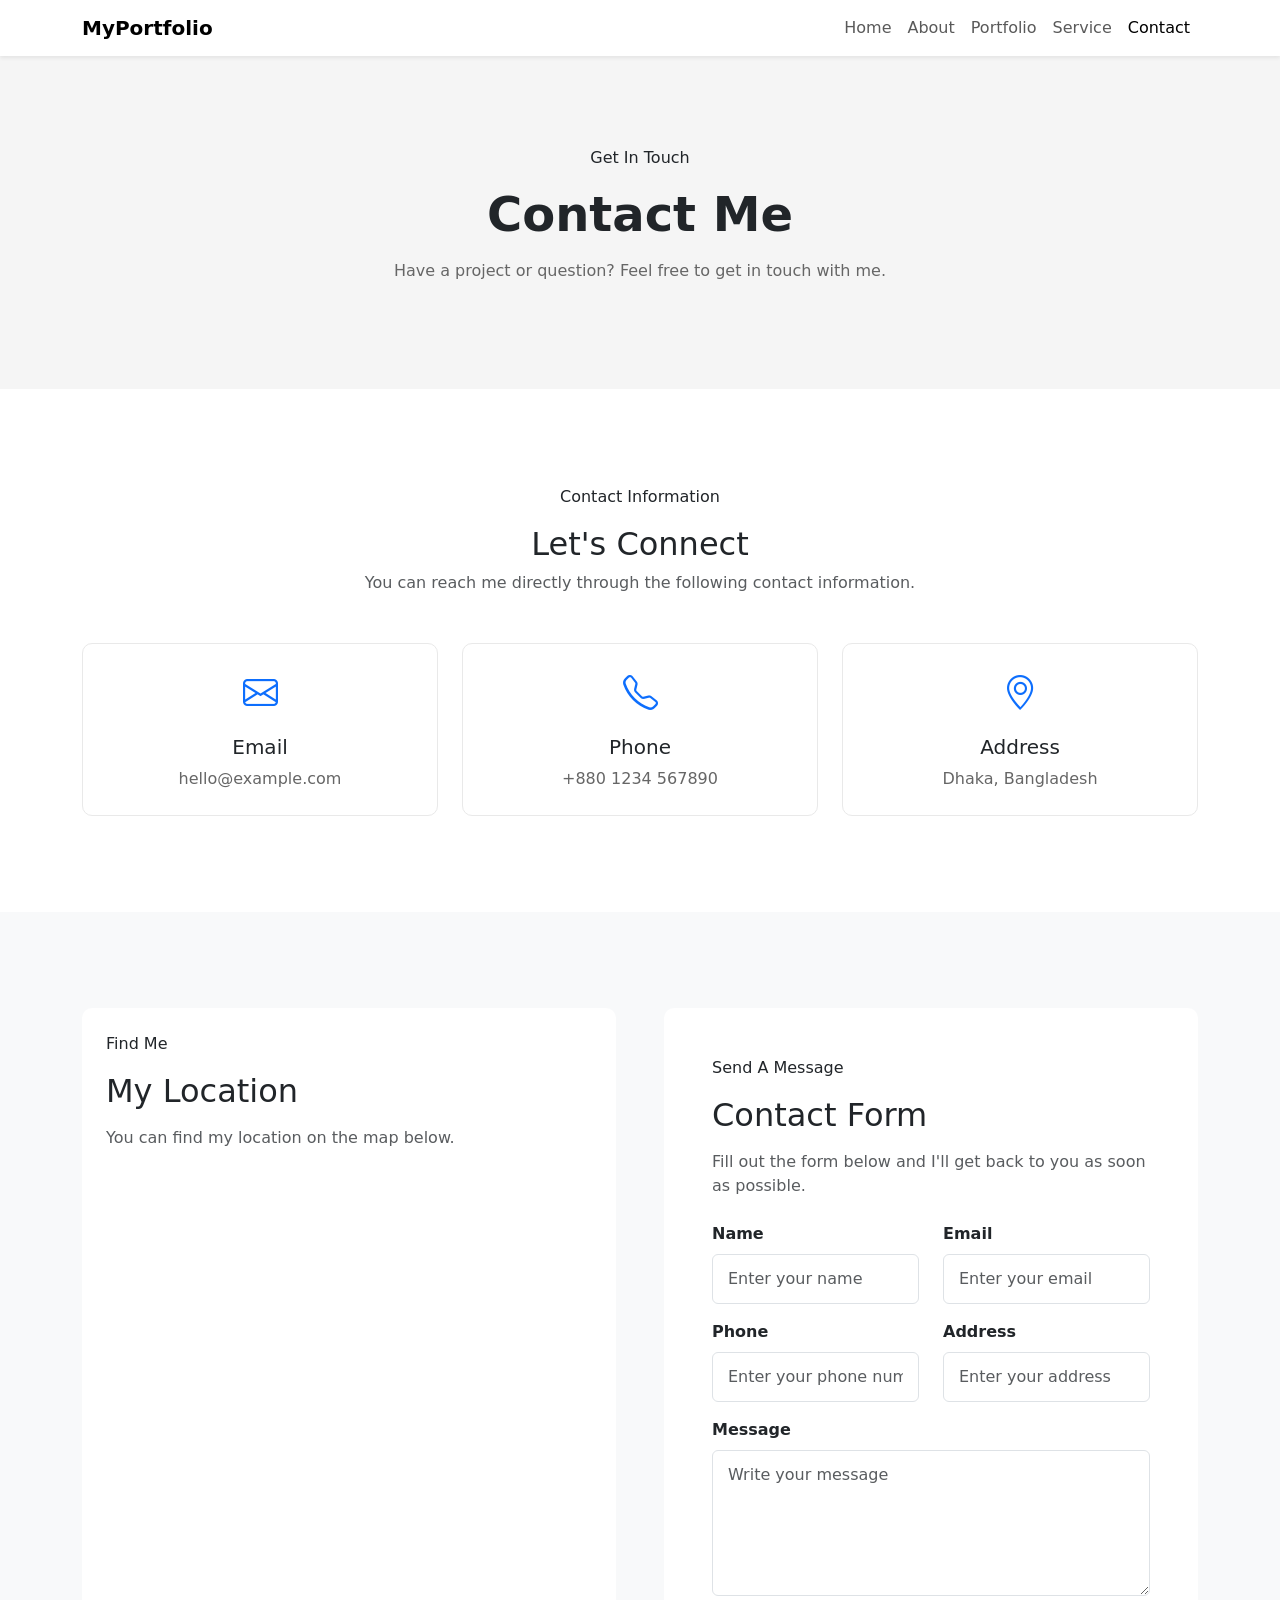
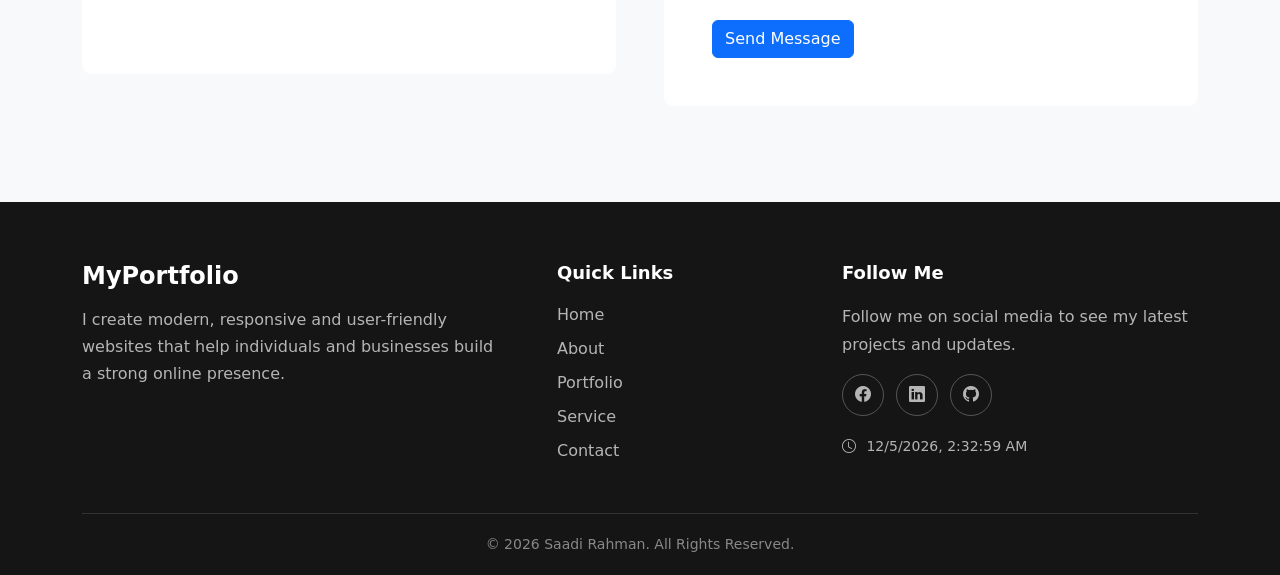
<file: contact.html>
<!doctype html>
<html lang="en">
  <head>
    <meta charset="UTF-8" />
    <meta name="viewport" content="width=device-width, initial-scale=1.0" />

    <title>Contact | Personal Portfolio</title>

    <!-- Bootstrap CSS -->
    <link
      href="https://cdn.jsdelivr.net/npm/bootstrap@5.3.3/dist/css/bootstrap.min.css"
      rel="stylesheet"
    />

    <!-- Bootstrap Icons -->
    <link
      rel="stylesheet"
      href="https://cdn.jsdelivr.net/npm/bootstrap-icons@1.11.3/font/bootstrap-icons.min.css"
    />

    <!-- Custom CSS -->
    <link rel="stylesheet" href="css/style.css" />
  </head>

  <body>
    <!-- ================= NAVBAR ================= -->

    <nav class="navbar navbar-expand-lg bg-white shadow-sm">
      <div class="container">
        <a class="navbar-brand fw-bold" href="index.html"> MyPortfolio </a>

        <button
          class="navbar-toggler"
          type="button"
          data-bs-toggle="collapse"
          data-bs-target="#mainNavbar"
          aria-controls="mainNavbar"
          aria-expanded="false"
          aria-label="Toggle navigation"
        >
          <span class="navbar-toggler-icon"></span>
        </button>

        <div class="collapse navbar-collapse" id="mainNavbar">
          <ul class="navbar-nav ms-auto">
            <li class="nav-item">
              <a class="nav-link" href="index.html"> Home </a>
            </li>

            <li class="nav-item">
              <a class="nav-link" href="about.html"> About </a>
            </li>

            <li class="nav-item">
              <a class="nav-link" href="portfolio.html"> Portfolio </a>
            </li>

            <li class="nav-item">
              <a class="nav-link" href="service.html"> Service </a>
            </li>

            <li class="nav-item">
              <a
                class="nav-link active"
                aria-current="page"
                href="contact.html"
              >
                Contact
              </a>
            </li>
          </ul>
        </div>
      </div>
    </nav>

    <!-- ================= PAGE TITLE ================= -->

    <section class="page-title-section mb-5">
      <div class="container">
        <div class="page-title-content text-center">
          <p class="section-subtitle">Get In Touch</p>

          <h1>Contact Me</h1>

          <p>Have a project or question? Feel free to get in touch with me.</p>
        </div>
      </div>
    </section>

    <!-- ================= DIRECT CONTACT INFORMATION ================= -->

    <section class="direct-contact-section py-5 mb-5">
      <div class="container">
        <div class="section-heading text-center mb-5">
          <p class="section-subtitle">Contact Information</p>

          <h2>Let's Connect</h2>

          <p class="text-muted">
            You can reach me directly through the following contact information.
          </p>
        </div>

        <div class="row g-4 justify-content-center">
          <!-- Email -->

          <div class="col-md-4">
            <div class="direct-contact-card text-center p-4">
              <div class="contact-icon">
                <i class="bi bi-envelope"></i>
              </div>

              <h5>Email</h5>

              <p>hello@example.com</p>
            </div>
          </div>

          <!-- Phone -->

          <div class="col-md-4">
            <div class="direct-contact-card text-center p-4">
              <div class="contact-icon">
                <i class="bi bi-telephone"></i>
              </div>

              <h5>Phone</h5>

              <p>+880 1234 567890</p>
            </div>
          </div>

          <!-- Address -->

          <div class="col-md-4">
            <div class="direct-contact-card text-center p-4">
              <div class="contact-icon">
                <i class="bi bi-geo-alt"></i>
              </div>

              <h5>Address</h5>

              <p>Dhaka, Bangladesh</p>
            </div>
          </div>
        </div>
      </div>
    </section>

    <!-- ================= MAP + CONTACT FORM ================= -->

    <section class="contact-main-section bg-light py-5">
      <div class="container py-5">
        <div class="row g-5">
          <!-- ================= GOOGLE MAP ================= -->

          <div class="col-lg-6">
            <div class="map-box bg-white">
              <div class="map-heading p-4">
                <p class="section-subtitle">Find Me</p>

                <h2>My Location</h2>

                <p class="text-muted mb-0">
                  You can find my location on the map below.
                </p>
              </div>

              <div class="google-map">
                <iframe
                  src="https://www.google.com/maps?q=Dhaka,Bangladesh&output=embed"
                  width="100%"
                  height="500"
                  style="border: 0"
                  allowfullscreen=""
                  loading="lazy"
                  referrerpolicy="no-referrer-when-downgrade"
                >
                </iframe>
              </div>
            </div>
          </div>

          <!-- ================= CONTACT FORM ================= -->

          <div class="col-lg-6">
            <div class="contact-form-box bg-white p-4 p-md-5">
              <div class="mb-4">
                <p class="section-subtitle">Send A Message</p>

                <h2>Contact Form</h2>

                <p class="text-muted">
                  Fill out the form below and I'll get back to you as soon as
                  possible.
                </p>
              </div>

              <!-- Success/Error Message -->

              <div id="formMessage" class="alert d-none" role="alert"></div>

              <form id="contactForm" novalidate>
                <!-- Name + Email -->
                <div class="row">
                  <!-- Name -->
                  <div class="col-md-6 mb-3">
                    <label for="name" class="form-label">Name</label>

                    <input
                      type="text"
                      class="form-control"
                      id="name"
                      placeholder="Enter your name"
                    />

                    <small class="text-danger" id="nameError"></small>
                  </div>

                  <!-- Email -->
                  <div class="col-md-6 mb-3">
                    <label for="email" class="form-label">Email</label>

                    <input
                      type="email"
                      class="form-control"
                      id="email"
                      placeholder="Enter your email"
                    />

                    <small class="text-danger" id="emailError"></small>
                  </div>
                </div>

                <!-- Phone + Address -->
                <div class="row">
                  <!-- Phone -->
                  <div class="col-md-6 mb-3">
                    <label for="phone" class="form-label">Phone</label>

                    <input
                      type="tel"
                      class="form-control"
                      id="phone"
                      placeholder="Enter your phone number"
                    />

                    <small class="text-danger" id="phoneError"></small>
                  </div>

                  <!-- Address -->
                  <div class="col-md-6 mb-3">
                    <label for="address" class="form-label">Address</label>

                    <input
                      type="text"
                      class="form-control"
                      id="address"
                      placeholder="Enter your address"
                    />

                    <small class="text-danger" id="addressError"></small>
                  </div>
                </div>

                <!-- Message -->
                <div class="mb-4">
                  <label for="message" class="form-label">Message</label>

                  <textarea
                    class="form-control"
                    id="message"
                    rows="5"
                    placeholder="Write your message"
                  ></textarea>

                  <small class="text-danger" id="messageError"></small>
                </div>

                <!-- Submit -->
                <button type="submit" class="btn btn-primary">
                  Send Message
                </button>
              </form>
            </div>
          </div>
        </div>
      </div>
    </section>

    <!-- ================= FOOTER ================= -->

    <footer class="footer">
      <div class="container">
        <div class="row g-4">
          <!-- About -->

          <div class="col-lg-5 col-md-6">
            <h3 class="footer-logo">MyPortfolio</h3>

            <p class="footer-text">
              I create modern, responsive and user-friendly websites that help
              individuals and businesses build a strong online presence.
            </p>
          </div>

          <!-- Quick Links -->

          <div class="col-lg-3 col-md-6">
            <h5 class="footer-title">Quick Links</h5>

            <ul class="footer-links">
              <li>
                <a href="index.html">Home</a>
              </li>

              <li>
                <a href="about.html">About</a>
              </li>

              <li>
                <a href="portfolio.html">Portfolio</a>
              </li>

              <li>
                <a href="service.html">Service</a>
              </li>

              <li>
                <a href="contact.html">Contact</a>
              </li>
            </ul>
          </div>

          <!-- Social Media -->

          <!-- Social Media -->

          <div class="col-lg-4 col-md-6">
            <h5 class="footer-title">Follow Me</h5>

            <p class="footer-text">
              Follow me on social media to see my latest projects and updates.
            </p>

            <div class="footer-social">
              <a href="#" aria-label="Facebook">
                <i class="bi bi-facebook"></i>
              </a>

              <a href="#" aria-label="LinkedIn">
                <i class="bi bi-linkedin"></i>
              </a>

              <a href="#" aria-label="GitHub">
                <i class="bi bi-github"></i>
              </a>
            </div>

            <!-- Live Date & Time -->

            <div class="live-time">
              <i class="bi bi-clock"></i>
              <span id="liveDateTime"></span>
            </div>
          </div>
        </div>

        <!-- Footer Bottom -->

        <div class="footer-bottom">
          <p>&copy; 2026 Saadi Rahman. All Rights Reserved.</p>
        </div>
      </div>
    </footer>

    <!-- Bootstrap JavaScript -->

    <script src="https://cdn.jsdelivr.net/npm/bootstrap@5.3.3/dist/js/bootstrap.bundle.min.js"></script>

    <!-- Custom JavaScript -->

    <script src="js/script.js"></script>
  </body>
</html>
</file>
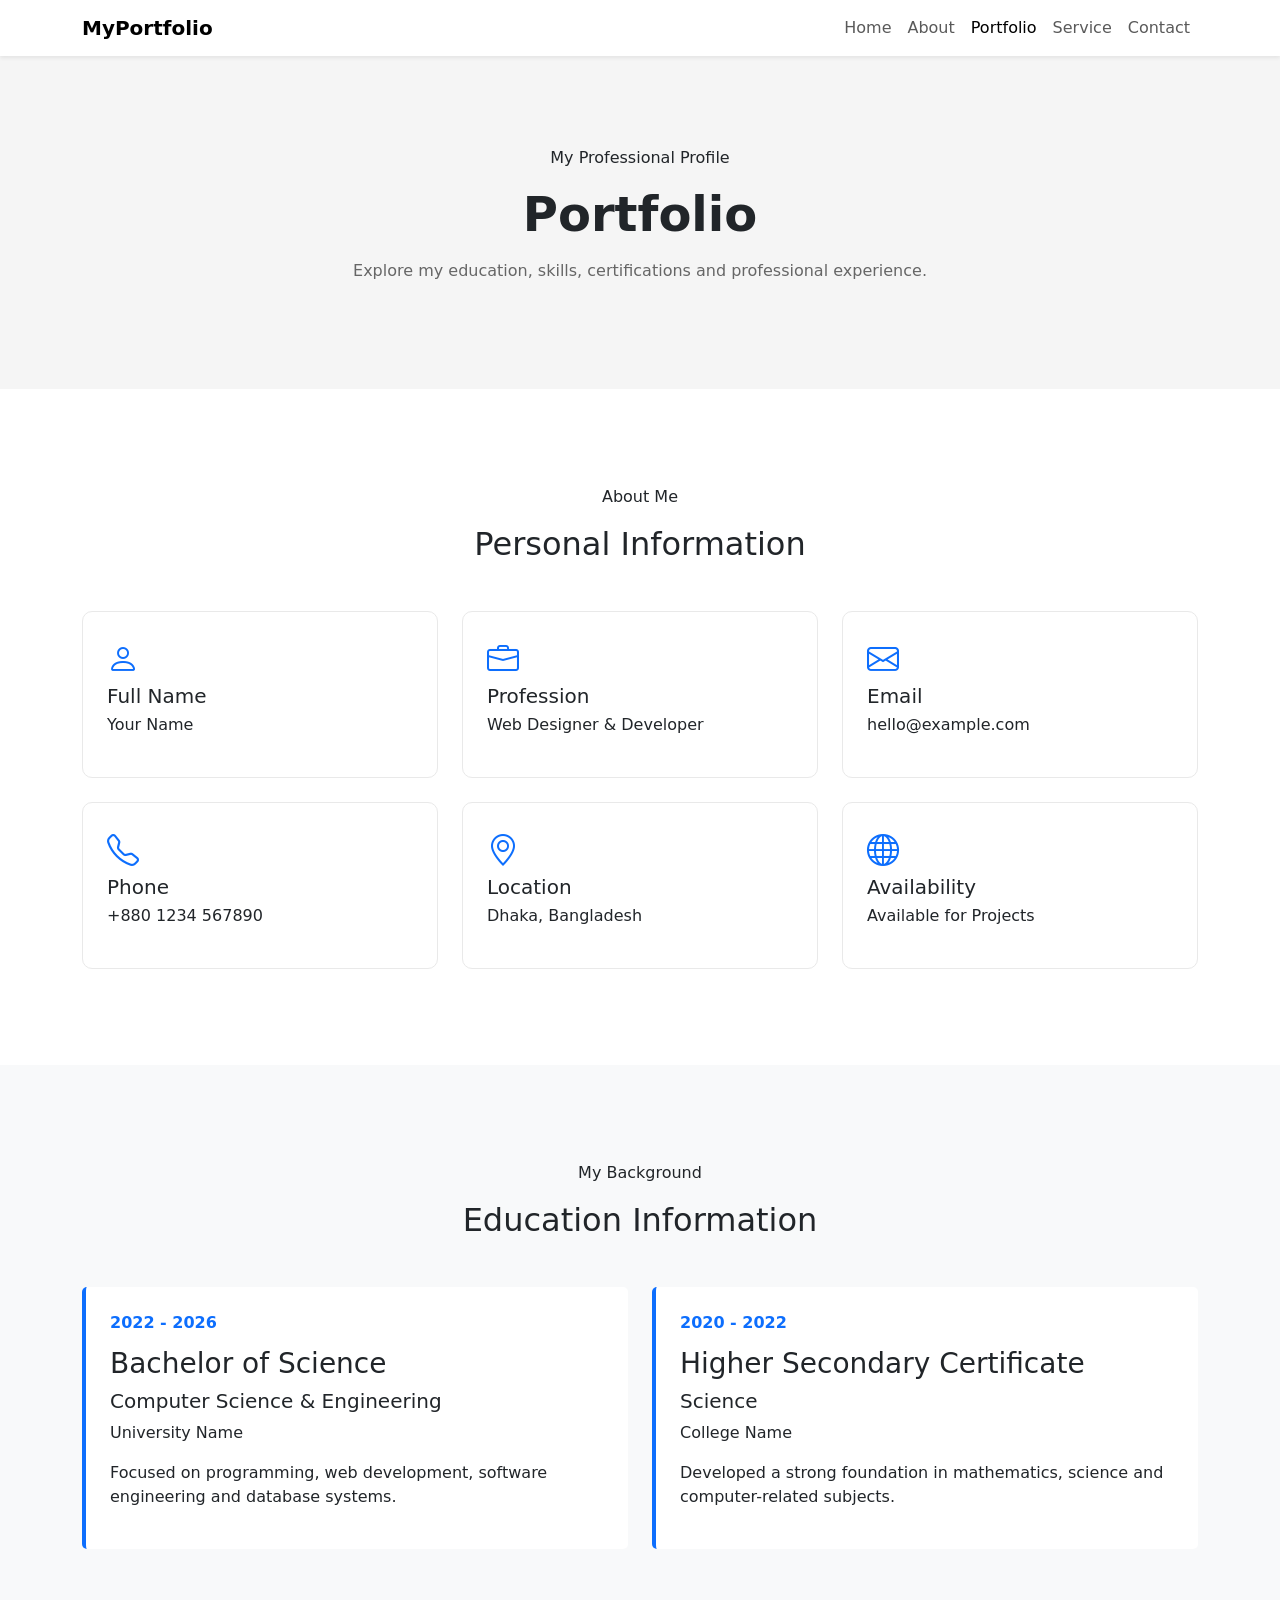
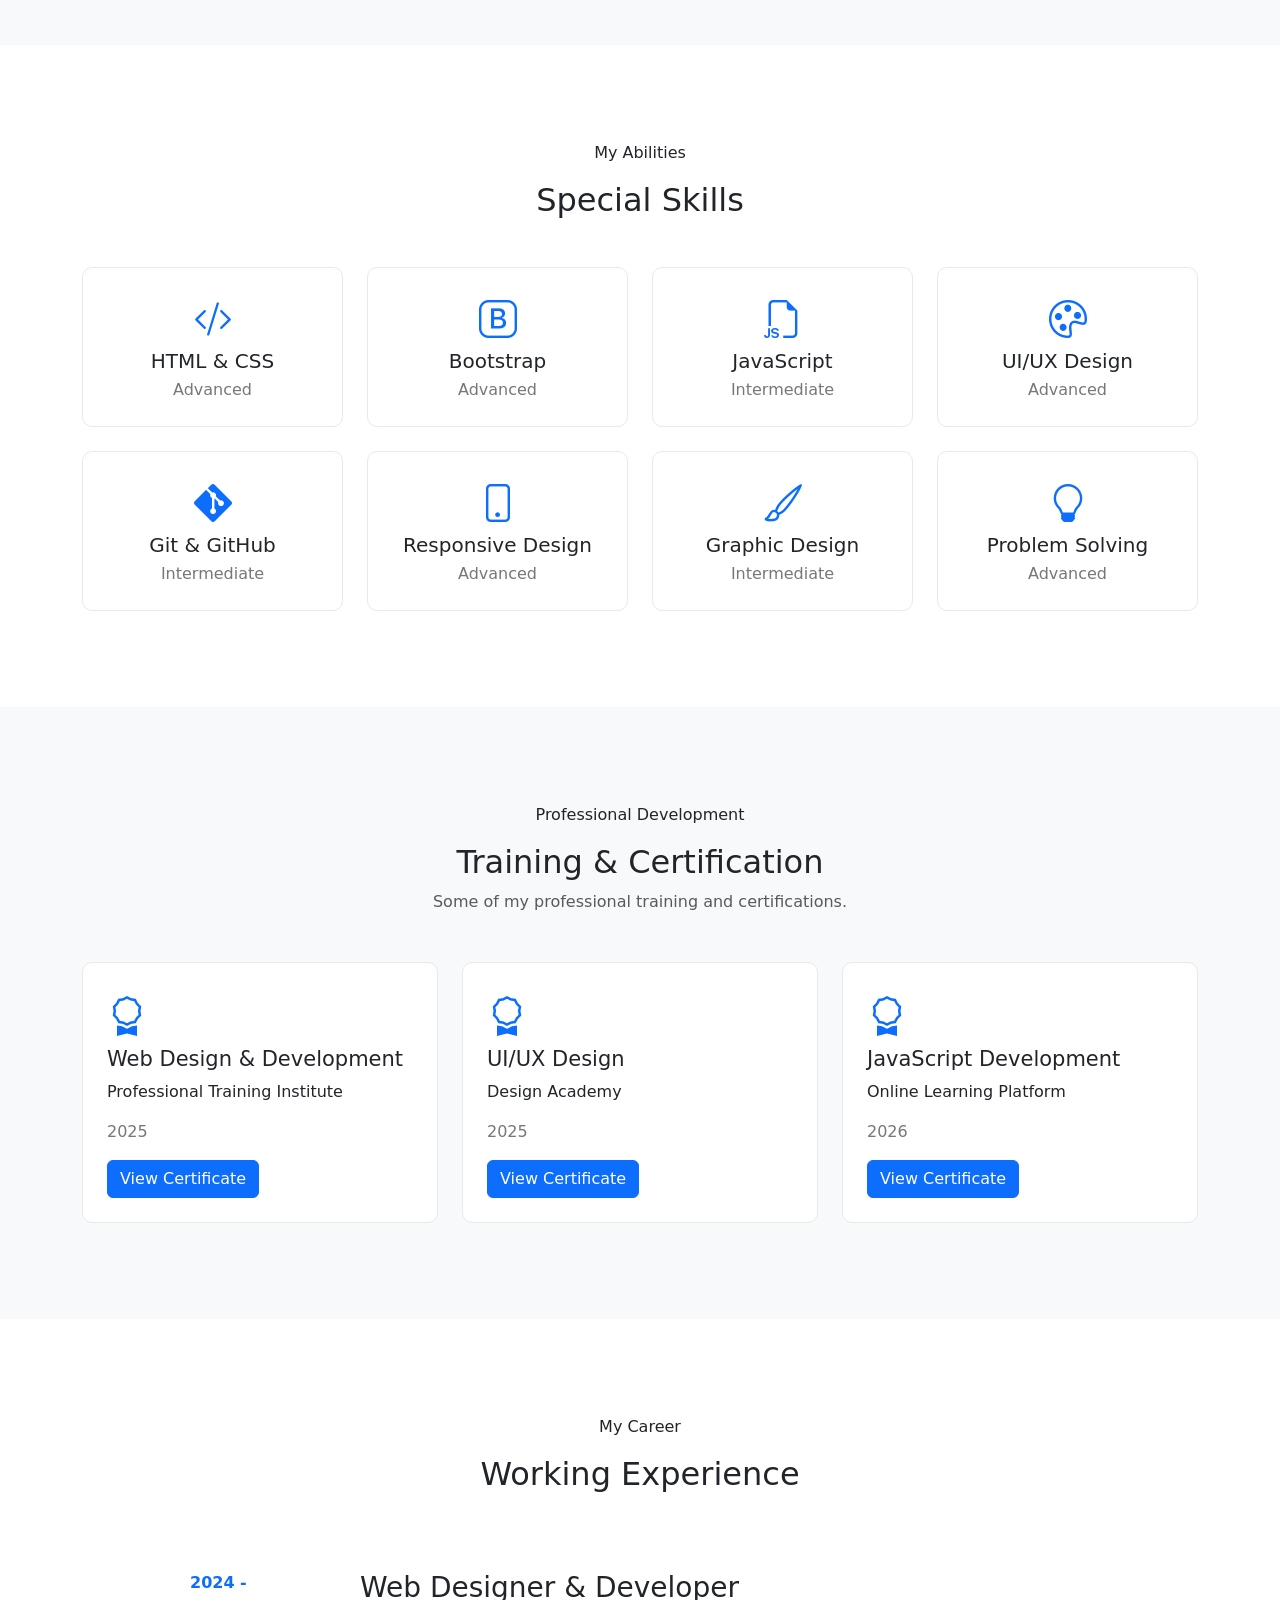
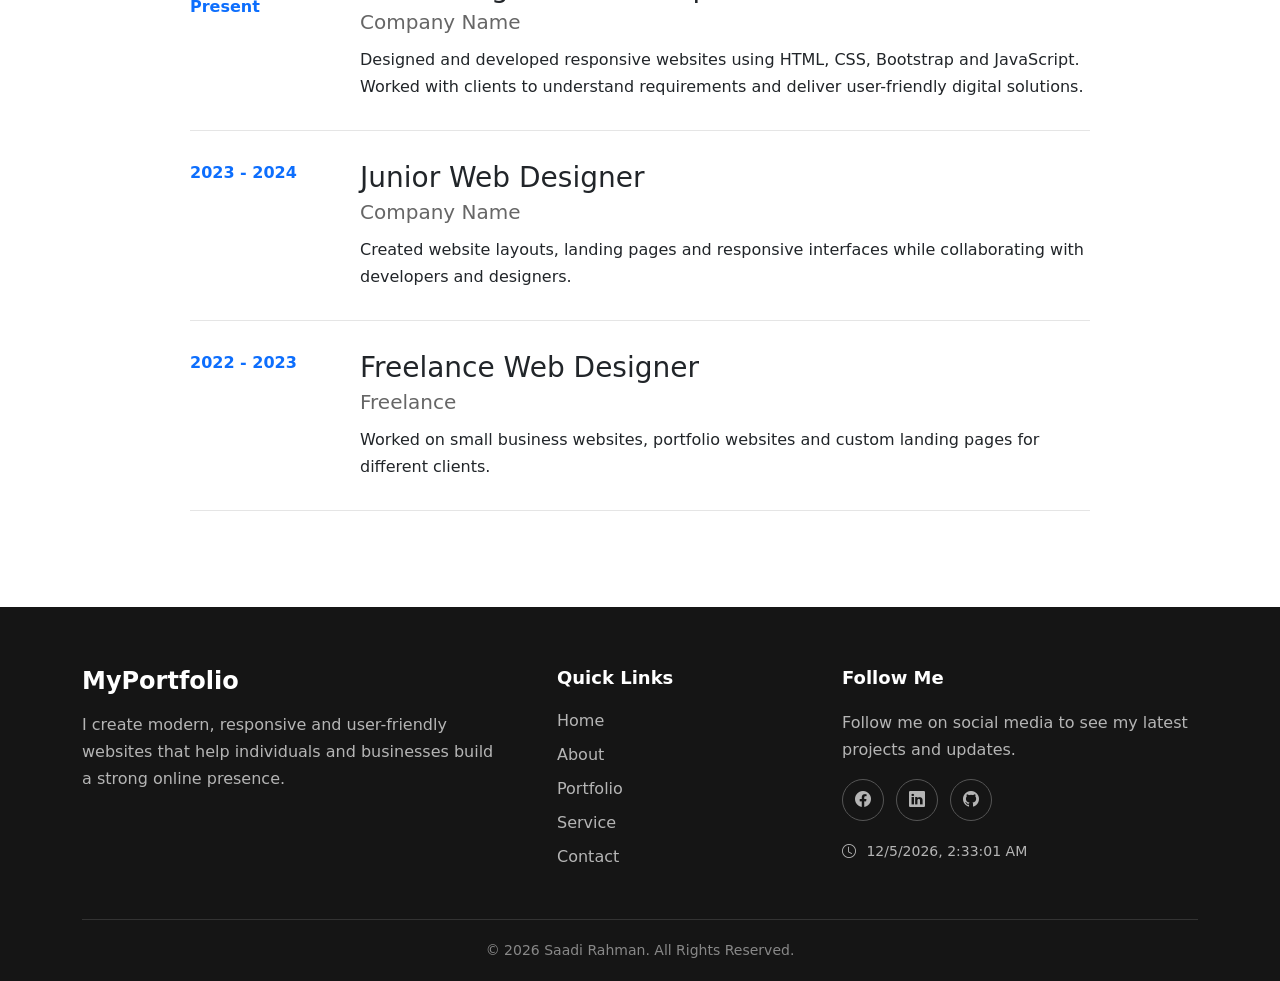
<file: portfolio.html>
<!doctype html>
<html lang="en">
  <head>
    <meta charset="UTF-8" />
    <meta name="viewport" content="width=device-width, initial-scale=1.0" />

    <title>Portfolio | Personal Portfolio</title>

    <!-- Bootstrap CSS -->
    <link
      href="https://cdn.jsdelivr.net/npm/bootstrap@5.3.3/dist/css/bootstrap.min.css"
      rel="stylesheet"
    />

    <!-- Bootstrap Icons -->
    <link
      rel="stylesheet"
      href="https://cdn.jsdelivr.net/npm/bootstrap-icons@1.11.3/font/bootstrap-icons.min.css"
    />

    <!-- Custom CSS -->
    <link rel="stylesheet" href="css/style.css" />
  </head>

  <body>
    <!-- ================= NAVBAR ================= -->

    <nav class="navbar navbar-expand-lg bg-white shadow-sm">
      <div class="container">
        <a class="navbar-brand fw-bold" href="index.html"> MyPortfolio </a>

        <button
          class="navbar-toggler"
          type="button"
          data-bs-toggle="collapse"
          data-bs-target="#mainNavbar"
          aria-controls="mainNavbar"
          aria-expanded="false"
          aria-label="Toggle navigation"
        >
          <span class="navbar-toggler-icon"></span>
        </button>

        <div class="collapse navbar-collapse" id="mainNavbar">
          <ul class="navbar-nav ms-auto">
            <li class="nav-item">
              <a class="nav-link" href="index.html"> Home </a>
            </li>

            <li class="nav-item">
              <a class="nav-link" href="about.html"> About </a>
            </li>

            <li class="nav-item">
              <a
                class="nav-link active"
                aria-current="page"
                href="portfolio.html"
              >
                Portfolio
              </a>
            </li>

            <li class="nav-item">
              <a class="nav-link" href="service.html"> Service </a>
            </li>

            <li class="nav-item">
              <a class="nav-link" href="contact.html"> Contact </a>
            </li>
          </ul>
        </div>
      </div>
    </nav>

    <!-- ================= PAGE TITLE ================= -->

    <section class="page-title-section mb-5">
      <div class="container">
        <div class="page-title-content text-center">
          <p class="section-subtitle">My Professional Profile</p>

          <h1>Portfolio</h1>

          <p>
            Explore my education, skills, certifications and professional
            experience.
          </p>
        </div>
      </div>
    </section>

    <!-- ================= PERSONAL INFORMATION ================= -->

    <section class="personal-info-section py-5 mb-5">
      <div class="container">
        <div class="section-heading text-center mb-5">
          <p class="section-subtitle">About Me</p>

          <h2>Personal Information</h2>
        </div>

        <div class="row g-4 justify-content-center">
          <div class="col-md-6 col-lg-4">
            <div class="info-card p-4 h-100">
              <i class="bi bi-person"></i>

              <h5>Full Name</h5>

              <p>Your Name</p>
            </div>
          </div>

          <div class="col-md-6 col-lg-4">
            <div class="info-card p-4 h-100">
              <i class="bi bi-briefcase"></i>

              <h5>Profession</h5>

              <p>Web Designer & Developer</p>
            </div>
          </div>

          <div class="col-md-6 col-lg-4">
            <div class="info-card p-4 h-100">
              <i class="bi bi-envelope"></i>

              <h5>Email</h5>

              <p>hello@example.com</p>
            </div>
          </div>

          <div class="col-md-6 col-lg-4">
            <div class="info-card p-4 h-100">
              <i class="bi bi-telephone"></i>

              <h5>Phone</h5>

              <p>+880 1234 567890</p>
            </div>
          </div>

          <div class="col-md-6 col-lg-4">
            <div class="info-card p-4 h-100">
              <i class="bi bi-geo-alt"></i>

              <h5>Location</h5>

              <p>Dhaka, Bangladesh</p>
            </div>
          </div>

          <div class="col-md-6 col-lg-4">
            <div class="info-card p-4 h-100">
              <i class="bi bi-globe"></i>

              <h5>Availability</h5>

              <p>Available for Projects</p>
            </div>
          </div>
        </div>
      </div>
    </section>

    <!-- ================= EDUCATION ================= -->

    <section class="education-section bg-light py-5 mb-5">
      <div class="container py-5">
        <div class="section-heading text-center mb-5">
          <p class="section-subtitle">My Background</p>

          <h2>Education Information</h2>
        </div>

        <div class="row g-4">
          <!-- Education 1 -->

          <div class="col-md-6">
            <div class="education-card bg-white p-4 h-100">
              <span class="education-year"> 2022 - 2026 </span>

              <h3>Bachelor of Science</h3>

              <h5>Computer Science & Engineering</h5>

              <p>University Name</p>

              <p>
                Focused on programming, web development, software engineering
                and database systems.
              </p>
            </div>
          </div>

          <!-- Education 2 -->

          <div class="col-md-6">
            <div class="education-card bg-white p-4 h-100">
              <span class="education-year"> 2020 - 2022 </span>

              <h3>Higher Secondary Certificate</h3>

              <h5>Science</h5>

              <p>College Name</p>

              <p>
                Developed a strong foundation in mathematics, science and
                computer-related subjects.
              </p>
            </div>
          </div>
        </div>
      </div>
    </section>

    <!-- ================= SPECIAL SKILLS ================= -->

    <section class="special-skills-section py-5 mb-5">
      <div class="container">
        <div class="section-heading text-center mb-5">
          <p class="section-subtitle">My Abilities</p>

          <h2>Special Skills</h2>
        </div>

        <div class="row g-4">
          <!-- Skill -->

          <div class="col-6 col-md-4 col-lg-3">
            <div class="special-skill-card text-center p-4">
              <i class="bi bi-code-slash"></i>

              <h5>HTML & CSS</h5>

              <p>Advanced</p>
            </div>
          </div>

          <div class="col-6 col-md-4 col-lg-3">
            <div class="special-skill-card text-center p-4">
              <i class="bi bi-bootstrap"></i>

              <h5>Bootstrap</h5>

              <p>Advanced</p>
            </div>
          </div>

          <div class="col-6 col-md-4 col-lg-3">
            <div class="special-skill-card text-center p-4">
              <i class="bi bi-filetype-js"></i>

              <h5>JavaScript</h5>

              <p>Intermediate</p>
            </div>
          </div>

          <div class="col-6 col-md-4 col-lg-3">
            <div class="special-skill-card text-center p-4">
              <i class="bi bi-palette"></i>

              <h5>UI/UX Design</h5>

              <p>Advanced</p>
            </div>
          </div>

          <div class="col-6 col-md-4 col-lg-3">
            <div class="special-skill-card text-center p-4">
              <i class="bi bi-git"></i>

              <h5>Git & GitHub</h5>

              <p>Intermediate</p>
            </div>
          </div>

          <div class="col-6 col-md-4 col-lg-3">
            <div class="special-skill-card text-center p-4">
              <i class="bi bi-phone"></i>

              <h5>Responsive Design</h5>

              <p>Advanced</p>
            </div>
          </div>

          <div class="col-6 col-md-4 col-lg-3">
            <div class="special-skill-card text-center p-4">
              <i class="bi bi-brush"></i>

              <h5>Graphic Design</h5>

              <p>Intermediate</p>
            </div>
          </div>

          <div class="col-6 col-md-4 col-lg-3">
            <div class="special-skill-card text-center p-4">
              <i class="bi bi-lightbulb"></i>

              <h5>Problem Solving</h5>

              <p>Advanced</p>
            </div>
          </div>
        </div>
      </div>
    </section>

    <!-- ================= TRAINING & CERTIFICATION ================= -->

    <section class="certification-section bg-light py-5 mb-5">
      <div class="container py-5">
        <div class="section-heading text-center mb-5">
          <p class="section-subtitle">Professional Development</p>

          <h2>Training & Certification</h2>

          <p class="text-muted">
            Some of my professional training and certifications.
          </p>
        </div>

        <div class="row g-4">
          <!-- Certification 1 -->

          <div class="col-md-6 col-lg-4">
            <div class="certificate-card bg-white p-4 h-100">
              <i class="bi bi-award"></i>

              <h4>Web Design & Development</h4>

              <p>Professional Training Institute</p>

              <span> 2025 </span>

              <div class="mt-3">
                <button
                  type="button"
                  class="btn btn-primary"
                  data-bs-toggle="modal"
                  data-bs-target="#certificateModal1"
                >
                  View Certificate
                </button>
              </div>
            </div>
          </div>

          <!-- Certification 2 -->

          <div class="col-md-6 col-lg-4">
            <div class="certificate-card bg-white p-4 h-100">
              <i class="bi bi-award"></i>

              <h4>UI/UX Design</h4>

              <p>Design Academy</p>

              <span> 2025 </span>

              <div class="mt-3">
                <button
                  type="button"
                  class="btn btn-primary"
                  data-bs-toggle="modal"
                  data-bs-target="#certificateModal2"
                >
                  View Certificate
                </button>
              </div>
            </div>
          </div>

          <!-- Certification 3 -->

          <div class="col-md-6 col-lg-4">
            <div class="certificate-card bg-white p-4 h-100">
              <i class="bi bi-award"></i>

              <h4>JavaScript Development</h4>

              <p>Online Learning Platform</p>

              <span> 2026 </span>

              <div class="mt-3">
                <button
                  type="button"
                  class="btn btn-primary"
                  data-bs-toggle="modal"
                  data-bs-target="#certificateModal3"
                >
                  View Certificate
                </button>
              </div>
            </div>
          </div>
        </div>
      </div>
    </section>

    <!-- ================= CERTIFICATE MODAL 1 ================= -->

    <div
      class="modal fade"
      id="certificateModal1"
      tabindex="-1"
      aria-labelledby="certificateModalLabel1"
      aria-hidden="true"
    >
      <div class="modal-dialog modal-lg modal-dialog-centered">
        <div class="modal-content">
          <div class="modal-header">
            <h5 class="modal-title" id="certificateModalLabel1">
              Web Design & Development Certificate
            </h5>

            <button
              type="button"
              class="btn-close"
              data-bs-dismiss="modal"
              aria-label="Close"
            ></button>
          </div>

          <div class="modal-body text-center">
            <img
              src="images/certificate-1.jfif"
              alt="Web Design and Development Certificate"
              class="img-fluid"
            />
          </div>
        </div>
      </div>
    </div>

    <!-- ================= CERTIFICATE MODAL 2 ================= -->

    <div
      class="modal fade"
      id="certificateModal2"
      tabindex="-1"
      aria-labelledby="certificateModalLabel2"
      aria-hidden="true"
    >
      <div class="modal-dialog modal-lg modal-dialog-centered">
        <div class="modal-content">
          <div class="modal-header">
            <h5 class="modal-title" id="certificateModalLabel2">
              UI/UX Design Certificate
            </h5>

            <button
              type="button"
              class="btn-close"
              data-bs-dismiss="modal"
              aria-label="Close"
            ></button>
          </div>

          <div class="modal-body text-center">
            <img
              src="images/certificate-2.jfif"
              alt="UI UX Design Certificate"
              class="img-fluid"
            />
          </div>
        </div>
      </div>
    </div>

    <!-- ================= CERTIFICATE MODAL 3 ================= -->

    <div
      class="modal fade"
      id="certificateModal3"
      tabindex="-1"
      aria-labelledby="certificateModalLabel3"
      aria-hidden="true"
    >
      <div class="modal-dialog modal-lg modal-dialog-centered">
        <div class="modal-content">
          <div class="modal-header">
            <h5 class="modal-title" id="certificateModalLabel3">
              JavaScript Development Certificate
            </h5>

            <button
              type="button"
              class="btn-close"
              data-bs-dismiss="modal"
              aria-label="Close"
            ></button>
          </div>

          <div class="modal-body text-center">
            <img
              src="images/certificate-3.jfif"
              alt="JavaScript Development Certificate"
              class="img-fluid"
            />
          </div>
        </div>
      </div>
    </div>

    <!-- ================= WORKING EXPERIENCE ================= -->

    <section class="experience-section py-5 mb-5">
      <div class="container">
        <div class="section-heading text-center mb-5">
          <p class="section-subtitle">My Career</p>

          <h2>Working Experience</h2>
        </div>

        <div class="experience-list">
          <!-- Experience 1 -->

          <div class="experience-item">
            <div class="experience-year">2024 - Present</div>

            <div class="experience-content">
              <h3>Web Designer & Developer</h3>

              <h5>Company Name</h5>

              <p>
                Designed and developed responsive websites using HTML, CSS,
                Bootstrap and JavaScript. Worked with clients to understand
                requirements and deliver user-friendly digital solutions.
              </p>
            </div>
          </div>

          <!-- Experience 2 -->

          <div class="experience-item">
            <div class="experience-year">2023 - 2024</div>

            <div class="experience-content">
              <h3>Junior Web Designer</h3>

              <h5>Company Name</h5>

              <p>
                Created website layouts, landing pages and responsive interfaces
                while collaborating with developers and designers.
              </p>
            </div>
          </div>

          <!-- Experience 3 -->

          <div class="experience-item">
            <div class="experience-year">2022 - 2023</div>

            <div class="experience-content">
              <h3>Freelance Web Designer</h3>

              <h5>Freelance</h5>

              <p>
                Worked on small business websites, portfolio websites and custom
                landing pages for different clients.
              </p>
            </div>
          </div>
        </div>
      </div>
    </section>

    <!-- ================= FOOTER ================= -->

    <footer class="footer">
      <div class="container">
        <div class="row g-4">
          <!-- About -->

          <div class="col-lg-5 col-md-6">
            <h3 class="footer-logo">MyPortfolio</h3>

            <p class="footer-text">
              I create modern, responsive and user-friendly websites that help
              individuals and businesses build a strong online presence.
            </p>
          </div>

          <!-- Quick Links -->

          <div class="col-lg-3 col-md-6">
            <h5 class="footer-title">Quick Links</h5>

            <ul class="footer-links">
              <li>
                <a href="index.html">Home</a>
              </li>

              <li>
                <a href="about.html">About</a>
              </li>

              <li>
                <a href="portfolio.html">Portfolio</a>
              </li>

              <li>
                <a href="service.html">Service</a>
              </li>

              <li>
                <a href="contact.html">Contact</a>
              </li>
            </ul>
          </div>

          <!-- Social Media -->

          <!-- Social Media -->

          <div class="col-lg-4 col-md-6">
            <h5 class="footer-title">Follow Me</h5>

            <p class="footer-text">
              Follow me on social media to see my latest projects and updates.
            </p>

            <div class="footer-social">
              <a href="#" aria-label="Facebook">
                <i class="bi bi-facebook"></i>
              </a>

              <a href="#" aria-label="LinkedIn">
                <i class="bi bi-linkedin"></i>
              </a>

              <a href="#" aria-label="GitHub">
                <i class="bi bi-github"></i>
              </a>
            </div>

            <!-- Live Date & Time -->

            <div class="live-time">
              <i class="bi bi-clock"></i>
              <span id="liveDateTime"></span>
            </div>
          </div>
        </div>

        <!-- Footer Bottom -->

        <div class="footer-bottom">
          <p>&copy; 2026 Saadi Rahman. All Rights Reserved.</p>
        </div>
      </div>
    </footer>

    <!-- Bootstrap JavaScript -->

    <script src="https://cdn.jsdelivr.net/npm/bootstrap@5.3.3/dist/js/bootstrap.bundle.min.js"></script>

    <!-- Custom JavaScript -->

    <script src="js/script.js"></script>
  </body>
</html>
</file>
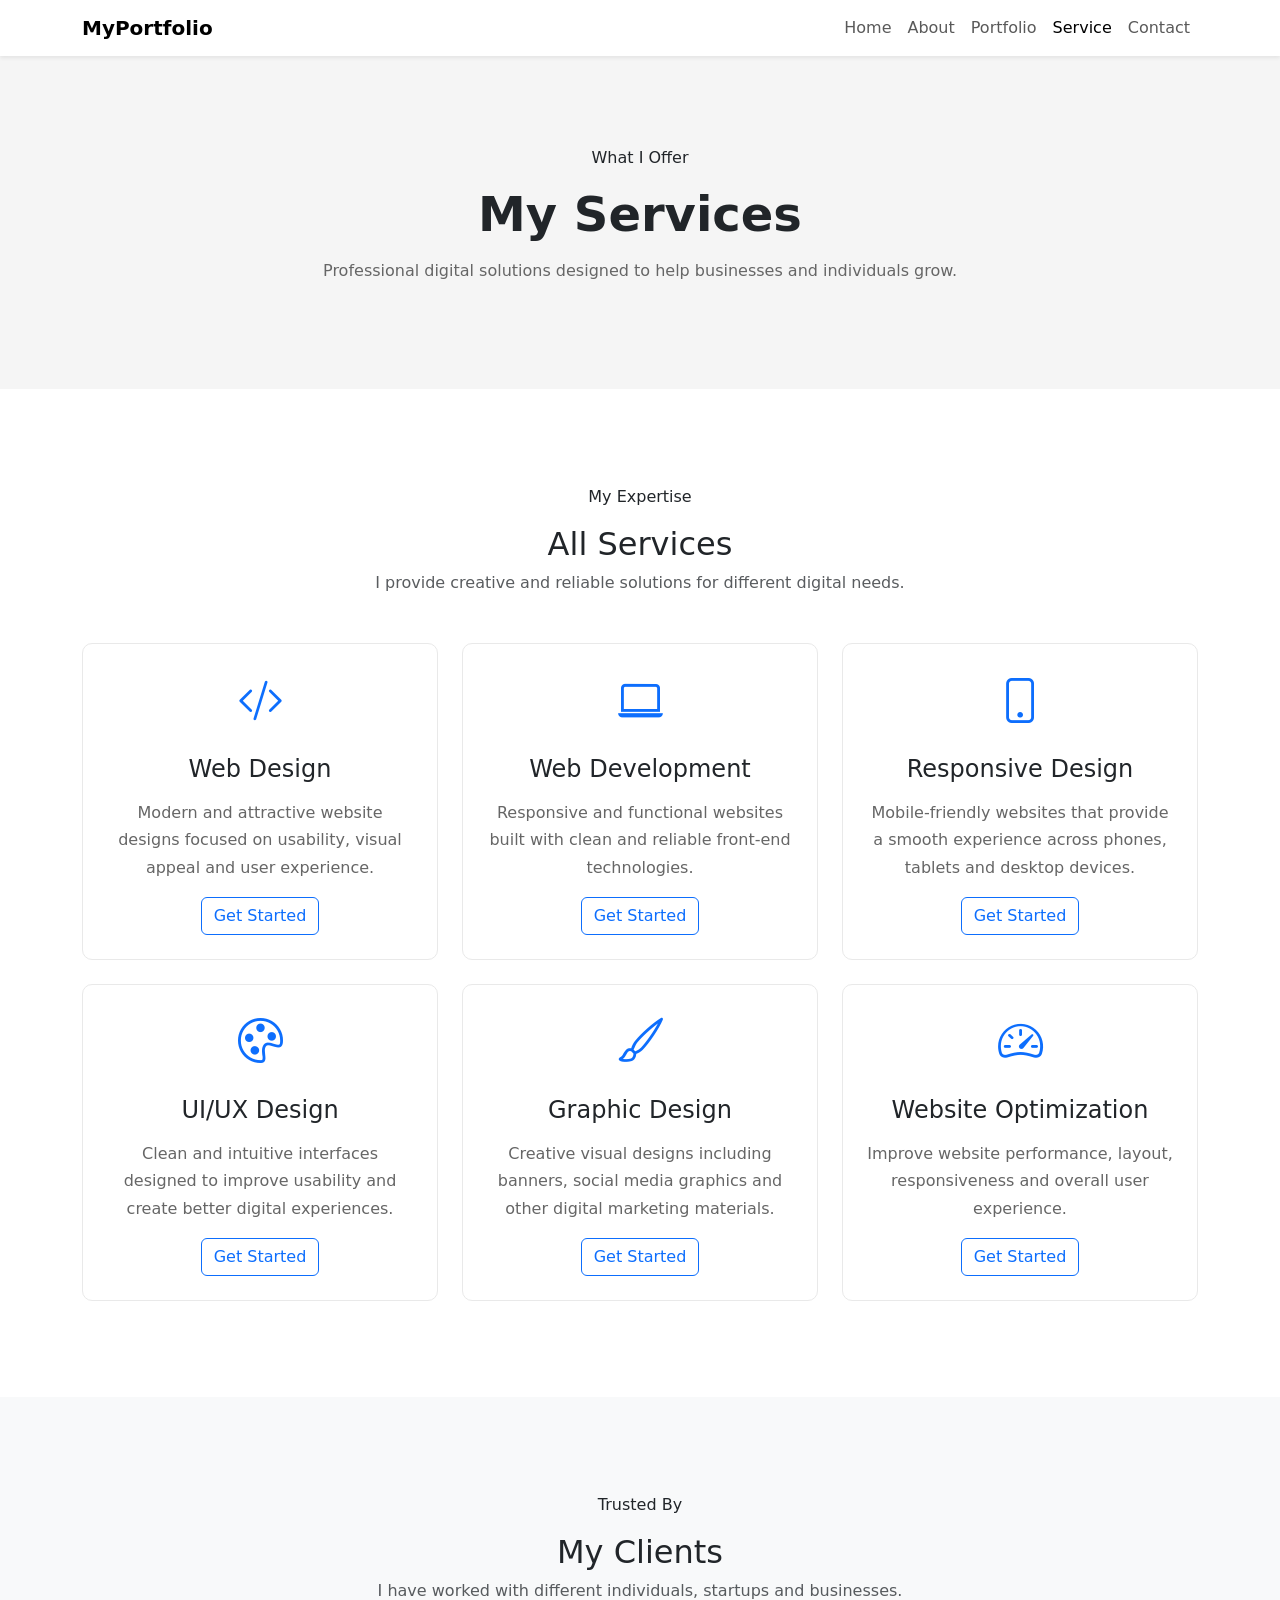
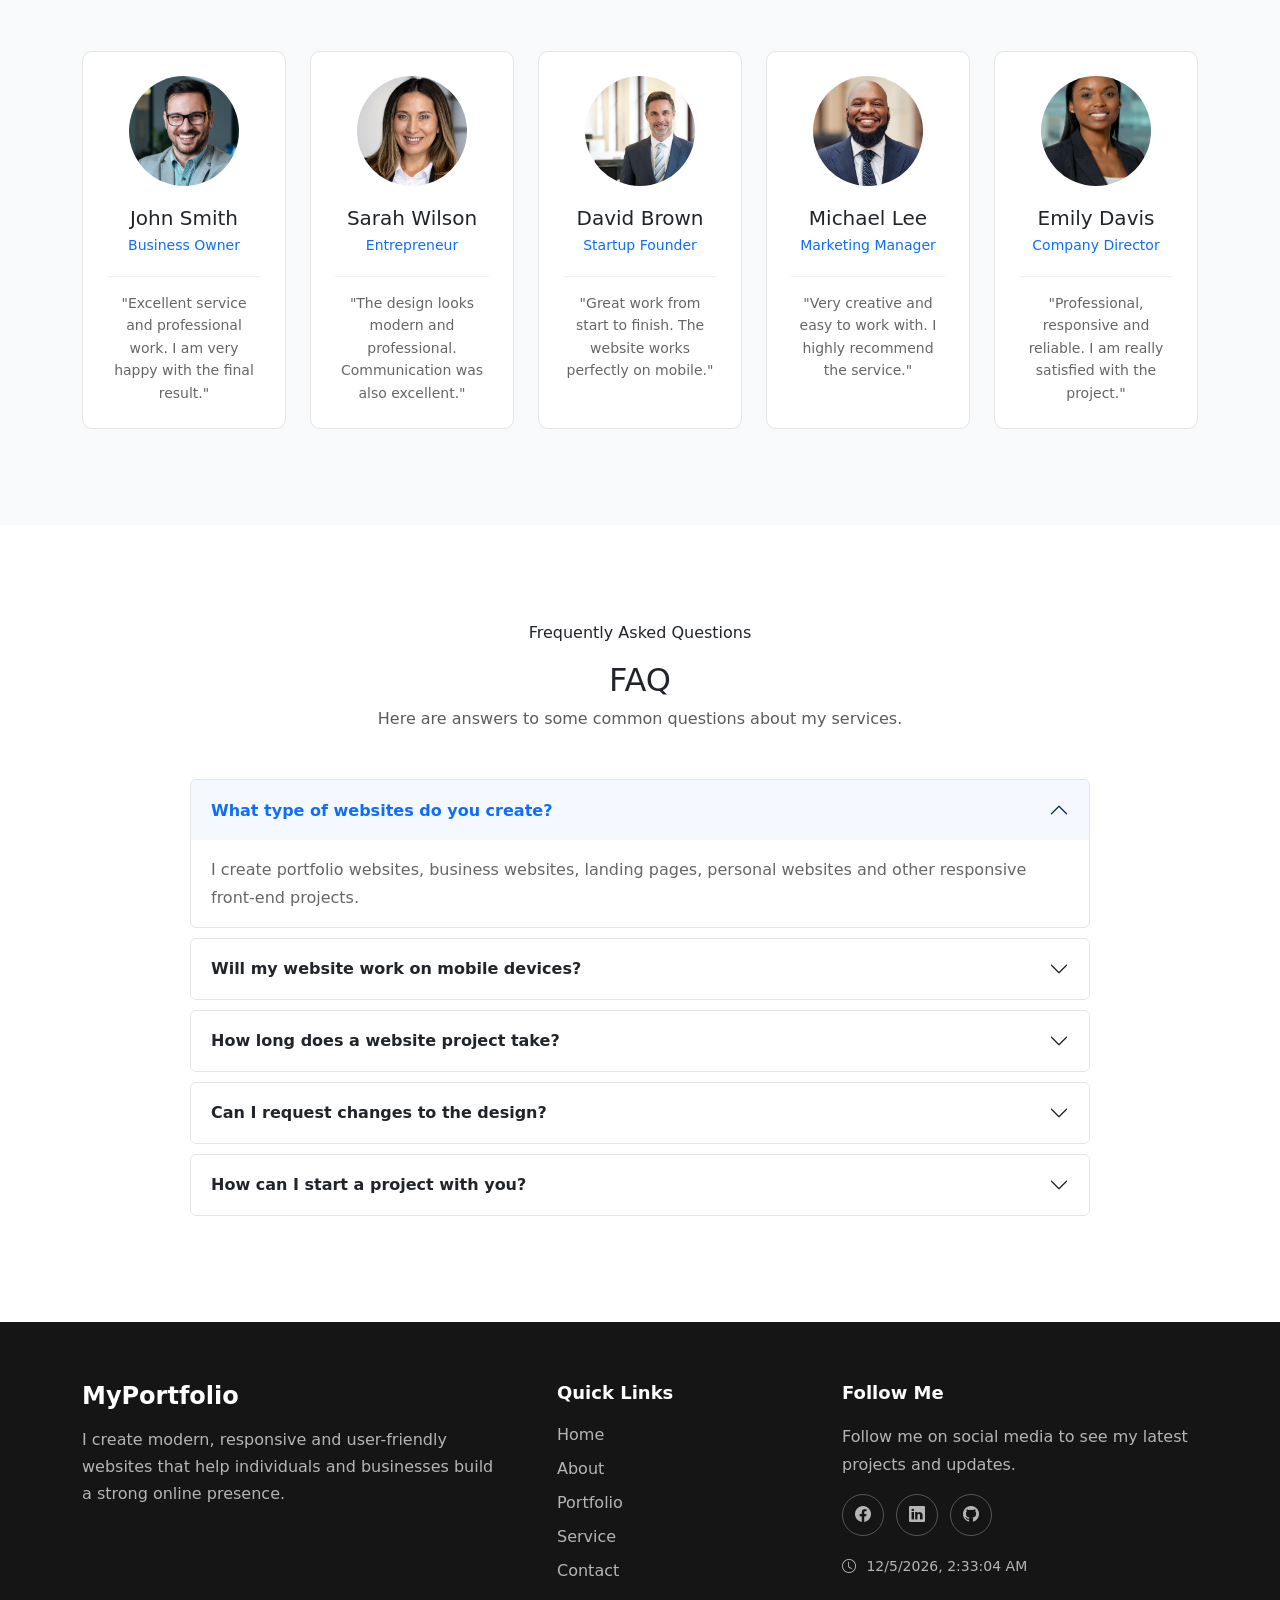
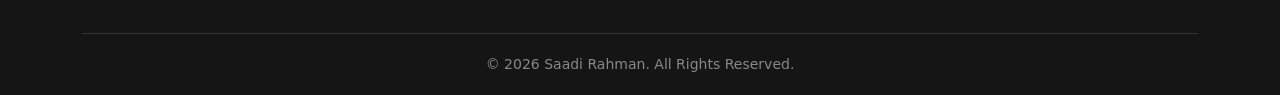
<file: service.html>
<!doctype html>
<html lang="en">
  <head>
    <meta charset="UTF-8" />
    <meta name="viewport" content="width=device-width, initial-scale=1.0" />

    <title>Services | Personal Portfolio</title>

    <!-- Bootstrap CSS -->
    <link
      href="https://cdn.jsdelivr.net/npm/bootstrap@5.3.3/dist/css/bootstrap.min.css"
      rel="stylesheet"
    />

    <!-- Bootstrap Icons -->
    <link
      rel="stylesheet"
      href="https://cdn.jsdelivr.net/npm/bootstrap-icons@1.11.3/font/bootstrap-icons.min.css"
    />

    <!-- Custom CSS -->
    <link rel="stylesheet" href="css/style.css" />
  </head>

  <body>
    <!-- ================= NAVBAR ================= -->

    <nav class="navbar navbar-expand-lg bg-white shadow-sm">
      <div class="container">
        <a class="navbar-brand fw-bold" href="index.html"> MyPortfolio </a>

        <button
          class="navbar-toggler"
          type="button"
          data-bs-toggle="collapse"
          data-bs-target="#mainNavbar"
          aria-controls="mainNavbar"
          aria-expanded="false"
          aria-label="Toggle navigation"
        >
          <span class="navbar-toggler-icon"></span>
        </button>

        <div class="collapse navbar-collapse" id="mainNavbar">
          <ul class="navbar-nav ms-auto">
            <li class="nav-item">
              <a class="nav-link" href="index.html"> Home </a>
            </li>

            <li class="nav-item">
              <a class="nav-link" href="about.html"> About </a>
            </li>

            <li class="nav-item">
              <a class="nav-link" href="portfolio.html"> Portfolio </a>
            </li>

            <li class="nav-item">
              <a
                class="nav-link active"
                aria-current="page"
                href="service.html"
              >
                Service
              </a>
            </li>

            <li class="nav-item">
              <a class="nav-link" href="contact.html"> Contact </a>
            </li>
          </ul>
        </div>
      </div>
    </nav>

    <!-- ================= PAGE TITLE ================= -->

    <section class="page-title-section mb-5">
      <div class="container">
        <div class="page-title-content text-center">
          <p class="section-subtitle">What I Offer</p>

          <h1>My Services</h1>

          <p>
            Professional digital solutions designed to help businesses and
            individuals grow.
          </p>
        </div>
      </div>
    </section>

    <!-- ================= ALL SERVICES ================= -->

    <section class="services-grid-section py-5 mb-5">
      <div class="container">
        <div class="section-heading text-center mb-5">
          <p class="section-subtitle">My Expertise</p>

          <h2>All Services</h2>

          <p class="text-muted">
            I provide creative and reliable solutions for different digital
            needs.
          </p>
        </div>

        <div class="row g-4">
          <!-- Service 1 -->

          <div class="col-md-6 col-lg-4">
            <div class="service-card text-center p-4 h-100">
              <div class="service-icon">
                <i class="bi bi-code-slash"></i>
              </div>

              <h4>Web Design</h4>

              <p>
                Modern and attractive website designs focused on usability,
                visual appeal and user experience.
              </p>

              <a href="contact.html" class="btn btn-outline-primary">
                Get Started
              </a>
            </div>
          </div>

          <!-- Service 2 -->

          <div class="col-md-6 col-lg-4">
            <div class="service-card text-center p-4 h-100">
              <div class="service-icon">
                <i class="bi bi-laptop"></i>
              </div>

              <h4>Web Development</h4>

              <p>
                Responsive and functional websites built with clean and reliable
                front-end technologies.
              </p>

              <a href="contact.html" class="btn btn-outline-primary">
                Get Started
              </a>
            </div>
          </div>

          <!-- Service 3 -->

          <div class="col-md-6 col-lg-4">
            <div class="service-card text-center p-4 h-100">
              <div class="service-icon">
                <i class="bi bi-phone"></i>
              </div>

              <h4>Responsive Design</h4>

              <p>
                Mobile-friendly websites that provide a smooth experience across
                phones, tablets and desktop devices.
              </p>

              <a href="contact.html" class="btn btn-outline-primary">
                Get Started
              </a>
            </div>
          </div>

          <!-- Service 4 -->

          <div class="col-md-6 col-lg-4">
            <div class="service-card text-center p-4 h-100">
              <div class="service-icon">
                <i class="bi bi-palette"></i>
              </div>

              <h4>UI/UX Design</h4>

              <p>
                Clean and intuitive interfaces designed to improve usability and
                create better digital experiences.
              </p>

              <a href="contact.html" class="btn btn-outline-primary">
                Get Started
              </a>
            </div>
          </div>

          <!-- Service 5 -->

          <div class="col-md-6 col-lg-4">
            <div class="service-card text-center p-4 h-100">
              <div class="service-icon">
                <i class="bi bi-brush"></i>
              </div>

              <h4>Graphic Design</h4>

              <p>
                Creative visual designs including banners, social media graphics
                and other digital marketing materials.
              </p>

              <a href="contact.html" class="btn btn-outline-primary">
                Get Started
              </a>
            </div>
          </div>

          <!-- Service 6 -->

          <div class="col-md-6 col-lg-4">
            <div class="service-card text-center p-4 h-100">
              <div class="service-icon">
                <i class="bi bi-speedometer2"></i>
              </div>

              <h4>Website Optimization</h4>

              <p>
                Improve website performance, layout, responsiveness and overall
                user experience.
              </p>

              <a href="contact.html" class="btn btn-outline-primary">
                Get Started
              </a>
            </div>
          </div>
        </div>
      </div>
    </section>

    <!-- ================= CLIENTS ================= -->

    <section class="service-client-section py-5 bg-light mb-5">
      <div class="container py-5">
        <div class="section-heading text-center mb-5">
          <p class="section-subtitle">Trusted By</p>

          <h2>My Clients</h2>

          <p class="text-muted">
            I have worked with different individuals, startups and businesses.
          </p>
        </div>

        <div class="row g-4">
          <!-- Client 1 -->

          <div class="col-12 col-sm-6 col-lg">
            <div class="client-card text-center p-4 h-100">
              <div class="client-image">
                <img src="images/client-1.jfif" alt="Client 1" />
              </div>

              <h5>John Smith</h5>

              <p class="client-role">Business Owner</p>

              <p class="client-review">
                "Excellent service and professional work. I am very happy with
                the final result."
              </p>
            </div>
          </div>

          <!-- Client 2 -->

          <div class="col-12 col-sm-6 col-lg">
            <div class="client-card text-center p-4 h-100">
              <div class="client-image">
                <img src="images/client-2.jfif" alt="Client 2" />
              </div>

              <h5>Sarah Wilson</h5>

              <p class="client-role">Entrepreneur</p>

              <p class="client-review">
                "The design looks modern and professional. Communication was
                also excellent."
              </p>
            </div>
          </div>

          <!-- Client 3 -->

          <div class="col-12 col-sm-6 col-lg">
            <div class="client-card text-center p-4 h-100">
              <div class="client-image">
                <img src="images/client-3.jfif" alt="Client 3" />
              </div>

              <h5>David Brown</h5>

              <p class="client-role">Startup Founder</p>

              <p class="client-review">
                "Great work from start to finish. The website works perfectly on
                mobile."
              </p>
            </div>
          </div>

          <!-- Client 4 -->

          <div class="col-12 col-sm-6 col-lg">
            <div class="client-card text-center p-4 h-100">
              <div class="client-image">
                <img src="images/client-4.jfif" alt="Client 4" />
              </div>

              <h5>Michael Lee</h5>

              <p class="client-role">Marketing Manager</p>

              <p class="client-review">
                "Very creative and easy to work with. I highly recommend the
                service."
              </p>
            </div>
          </div>

          <!-- Client 5 -->

          <div class="col-12 col-sm-6 col-lg">
            <div class="client-card text-center p-4 h-100">
              <div class="client-image">
                <img src="images/client-5.jfif" alt="Client 5" />
              </div>

              <h5>Emily Davis</h5>

              <p class="client-role">Company Director</p>

              <p class="client-review">
                "Professional, responsive and reliable. I am really satisfied
                with the project."
              </p>
            </div>
          </div>
        </div>
      </div>
    </section>

    <!-- ================= FAQ ================= -->

    <section class="faq-section py-5 mb-5">
      <div class="container">
        <div class="section-heading text-center mb-5">
          <p class="section-subtitle">Frequently Asked Questions</p>

          <h2>FAQ</h2>

          <p class="text-muted">
            Here are answers to some common questions about my services.
          </p>
        </div>

        <div class="accordion mx-auto" id="faqAccordion">
          <!-- Question 1 -->

          <div class="accordion-item">
            <h2 class="accordion-header" id="faqHeadingOne">
              <button
                class="accordion-button"
                type="button"
                data-bs-toggle="collapse"
                data-bs-target="#faqOne"
                aria-expanded="true"
                aria-controls="faqOne"
              >
                What type of websites do you create?
              </button>
            </h2>

            <div
              id="faqOne"
              class="accordion-collapse collapse show"
              aria-labelledby="faqHeadingOne"
              data-bs-parent="#faqAccordion"
            >
              <div class="accordion-body">
                I create portfolio websites, business websites, landing pages,
                personal websites and other responsive front-end projects.
              </div>
            </div>
          </div>

          <!-- Question 2 -->

          <div class="accordion-item">
            <h2 class="accordion-header" id="faqHeadingTwo">
              <button
                class="accordion-button collapsed"
                type="button"
                data-bs-toggle="collapse"
                data-bs-target="#faqTwo"
                aria-expanded="false"
                aria-controls="faqTwo"
              >
                Will my website work on mobile devices?
              </button>
            </h2>

            <div
              id="faqTwo"
              class="accordion-collapse collapse"
              aria-labelledby="faqHeadingTwo"
              data-bs-parent="#faqAccordion"
            >
              <div class="accordion-body">
                Yes. I build responsive websites that adapt to mobile phones,
                tablets, laptops and desktop screens.
              </div>
            </div>
          </div>

          <!-- Question 3 -->

          <div class="accordion-item">
            <h2 class="accordion-header" id="faqHeadingThree">
              <button
                class="accordion-button collapsed"
                type="button"
                data-bs-toggle="collapse"
                data-bs-target="#faqThree"
                aria-expanded="false"
                aria-controls="faqThree"
              >
                How long does a website project take?
              </button>
            </h2>

            <div
              id="faqThree"
              class="accordion-collapse collapse"
              aria-labelledby="faqHeadingThree"
              data-bs-parent="#faqAccordion"
            >
              <div class="accordion-body">
                The project time depends on the size and requirements of the
                website. A simple website can usually be completed faster than a
                larger multi-page project.
              </div>
            </div>
          </div>

          <!-- Question 4 -->

          <div class="accordion-item">
            <h2 class="accordion-header" id="faqHeadingFour">
              <button
                class="accordion-button collapsed"
                type="button"
                data-bs-toggle="collapse"
                data-bs-target="#faqFour"
                aria-expanded="false"
                aria-controls="faqFour"
              >
                Can I request changes to the design?
              </button>
            </h2>

            <div
              id="faqFour"
              class="accordion-collapse collapse"
              aria-labelledby="faqHeadingFour"
              data-bs-parent="#faqAccordion"
            >
              <div class="accordion-body">
                Yes. The design can be adjusted based on your requirements,
                preferred style, branding and content.
              </div>
            </div>
          </div>

          <!-- Question 5 -->

          <div class="accordion-item">
            <h2 class="accordion-header" id="faqHeadingFive">
              <button
                class="accordion-button collapsed"
                type="button"
                data-bs-toggle="collapse"
                data-bs-target="#faqFive"
                aria-expanded="false"
                aria-controls="faqFive"
              >
                How can I start a project with you?
              </button>
            </h2>

            <div
              id="faqFive"
              class="accordion-collapse collapse"
              aria-labelledby="faqHeadingFive"
              data-bs-parent="#faqAccordion"
            >
              <div class="accordion-body">
                You can contact me through the Contact page and provide some
                information about your project, requirements and goals. We can
                then discuss the next steps.
              </div>
            </div>
          </div>
        </div>
      </div>
    </section>

    <!-- ================= FOOTER ================= -->

    <footer class="footer">
      <div class="container">
        <div class="row g-4">
          <!-- About -->

          <div class="col-lg-5 col-md-6">
            <h3 class="footer-logo">MyPortfolio</h3>

            <p class="footer-text">
              I create modern, responsive and user-friendly websites that help
              individuals and businesses build a strong online presence.
            </p>
          </div>

          <!-- Quick Links -->

          <div class="col-lg-3 col-md-6">
            <h5 class="footer-title">Quick Links</h5>

            <ul class="footer-links">
              <li>
                <a href="index.html">Home</a>
              </li>

              <li>
                <a href="about.html">About</a>
              </li>

              <li>
                <a href="portfolio.html">Portfolio</a>
              </li>

              <li>
                <a href="service.html">Service</a>
              </li>

              <li>
                <a href="contact.html">Contact</a>
              </li>
            </ul>
          </div>

          <!-- Social Media -->

          <!-- Social Media -->

          <div class="col-lg-4 col-md-6">
            <h5 class="footer-title">Follow Me</h5>

            <p class="footer-text">
              Follow me on social media to see my latest projects and updates.
            </p>

            <div class="footer-social">
              <a href="#" aria-label="Facebook">
                <i class="bi bi-facebook"></i>
              </a>

              <a href="#" aria-label="LinkedIn">
                <i class="bi bi-linkedin"></i>
              </a>

              <a href="#" aria-label="GitHub">
                <i class="bi bi-github"></i>
              </a>
            </div>

            <!-- Live Date & Time -->

            <div class="live-time">
              <i class="bi bi-clock"></i>
              <span id="liveDateTime"></span>
            </div>
          </div>
        </div>

        <!-- Footer Bottom -->

        <div class="footer-bottom">
          <p>&copy; 2026 Saadi Rahman. All Rights Reserved.</p>
        </div>
      </div>
    </footer>

    <!-- Bootstrap JavaScript -->

    <script src="https://cdn.jsdelivr.net/npm/bootstrap@5.3.3/dist/js/bootstrap.bundle.min.js"></script>

    <!-- Custom JavaScript -->

    <script src="js/script.js"></script>
  </body>
</html>
</file>
<file: css/style.css>
/* ================= CSS RESET ================= */

* {
  margin: 0;
  padding: 0;
  box-sizing: border-box;
}

/* Navbar Hover */
.navbar .nav-link:hover {
  font-weight: 700;
}

/* ================= HERO SLIDER ================= */

.hero-slider {
  position: relative;
  overflow: hidden;
}

.hero-slider .carousel-item {
  height: 650px;
  position: relative;
}

.hero-slider .carousel-item img {
  width: 100%;
  height: 100%;
  object-fit: cover;
}

/* Dark Overlay */

.hero-overlay {
  position: absolute;
  inset: 0;
  background: rgba(0, 0, 0, 0.58);
}

/* Hero Content */

.hero-content {
  position: absolute;
  top: 50%;
  left: 0;
  right: 0;

  transform: translateY(-50%);

  text-align: left;

  bottom: auto;

  padding-left: 120px;
  padding-right: 12px;
}

/* Small Heading */

.hero-small-title {
  display: inline-block;

  font-size: 14px;
  font-weight: 700;

  letter-spacing: 3px;

  margin-bottom: 15px;
}

/* Main Heading */

.hero-content h1 {
  font-size: 58px;
  font-weight: 700;

  line-height: 1.1;

  margin-bottom: 10px;
}

/* Secondary Heading */

.hero-content h2 {
  font-size: 28px;
  font-weight: 500;

  margin-bottom: 20px;
}

/* Description */

.hero-content p {
  max-width: 650px;

  font-size: 17px;
  line-height: 1.7;

  margin-bottom: 30px;
}

/* Buttons */

.hero-buttons {
  display: flex;
  gap: 15px;
}

.hero-buttons .btn {
  padding: 12px 28px;
  font-weight: 600;

  border-radius: 5px;
}

/* Carousel Indicators */

.hero-slider .carousel-indicators {
  bottom: 30px;
}

.hero-slider .carousel-indicators button {
  width: 35px;
  height: 4px;

  border: 0;
  border-radius: 5px;

  margin: 0 5px;
}

/* Carousel Arrows */

.hero-slider .carousel-control-prev,
.hero-slider .carousel-control-next {
  width: 7%;
}

/* home page clients section */
/* ================= CLIENT FEEDBACK ================= */

.client-review-card {
  background: #fff;
  border: 1px solid #e9e9e9;
  border-radius: 10px;
  height: 100%;
  transition: 0.3s;
}

.client-review-card:hover {
  transform: translateY(-5px);
  box-shadow: 0 8px 25px rgba(0, 0, 0, 0.08);
}

/* Client Information */

.client-info {
  display: flex;
  align-items: center;
  gap: 20px;
}

/* Client Image */

.client-photo {
  width: 90px;
  height: 90px;
  flex-shrink: 0;
}

.client-photo img {
  width: 100%;
  height: 100%;
  object-fit: cover;
  border-radius: 50%;
}

/* Client Details */

.client-details h5 {
  margin-bottom: 5px;
}

.client-position {
  color: #0d6efd;
  font-size: 14px;
  margin-bottom: 8px;
}

/* Client Rating */

.client-rating {
  font-size: 14px;
  margin-bottom: 8px;
}

.client-rating i {
  color: #ffc107;
}

/* Review Time */

.client-time {
  color: #888;
  font-size: 13px;
  margin-bottom: 0;
}

.client-time i {
  margin-right: 5px;
}

/* Client Review */

.client-review {
  color: #666;
  line-height: 1.7;
  margin: 20px 0 0;
  padding-top: 15px;
  border-top: 1px solid #eee;
}

/* ================= PAGE TITLE ================= */

.page-title-section {
  background: #f5f5f5;
  padding: 90px 0;
}

.page-title-content h1 {
  font-size: 48px;
  font-weight: 700;
  margin-bottom: 15px;
}

.page-title-content p:last-child {
  color: #666;
}

/* ================= BIOGRAPHY ================= */

.biography-image img {
  width: 100%;
  height: auto;
  object-fit: cover;
}

.biography-section h2,
.skills-section h2 {
  font-size: 36px;
  font-weight: 700;
  margin-bottom: 20px;
}

.biography-section p {
  line-height: 1.7;
}

/* ================= CLIENTS ================= */

.client-logo {
  height: 100px;

  display: flex;
  align-items: center;
  justify-content: center;

  padding: 15px;

  background: #fff;
  border-radius: 8px;

  transition: 0.3s;
}

.client-logo img {
  max-height: 60px;
  max-width: 140px;
  object-fit: contain;
}

.client-logo:hover {
  transform: translateY(-5px);
}

/* ================= SKILLS ================= */

.skill-item span {
  font-weight: 600;
}

.skill-item .progress {
  height: 8px;
  border-radius: 10px;
}

.skill-item .progress-bar {
  background-color: #0d6efd;
  border-radius: 10px;
}

/* ================= PERSONAL INFORMATION ================= */

.info-card {
  border: 1px solid #e9e9e9;
  border-radius: 10px;
  background: #fff;
  transition: 0.3s;
}

.info-card:hover {
  transform: translateY(-5px);
  box-shadow: 0 8px 25px rgba(0, 0, 0, 0.08);
}

.info-card i {
  font-size: 32px;
  color: #0d6efd;
  margin-bottom: 15px;
}

.info-card h5 {
  margin-bottom: 5px;
}

/* ================= EDUCATION ================= */

.education-card {
  border-left: 4px solid #0d6efd;
  border-radius: 5px;
  transition: 0.3s;
}

.education-card:hover {
  transform: translateY(-5px);
  box-shadow: 0 8px 25px rgba(0, 0, 0, 0.08);
}

.education-year {
  display: inline-block;
  color: #0d6efd;
  font-weight: 600;
  margin-bottom: 12px;
}

/* ================= SPECIAL SKILLS ================= */

.special-skill-card {
  border: 1px solid #e9e9e9;
  border-radius: 10px;
  background: #fff;
  height: 100%;
  transition: 0.3s;
}

.special-skill-card:hover {
  transform: translateY(-5px);
  box-shadow: 0 8px 25px rgba(0, 0, 0, 0.08);
}

.special-skill-card i {
  font-size: 38px;
  color: #0d6efd;
  margin-bottom: 15px;
}

.special-skill-card h5 {
  margin-bottom: 5px;
}

.special-skill-card p {
  color: #777;
  margin-bottom: 0;
}

/* ================= CERTIFICATION ================= */

.certificate-card {
  border: 1px solid #e9e9e9;
  border-radius: 10px;
  transition: 0.3s;
}

.certificate-card:hover {
  transform: translateY(-5px);
  box-shadow: 0 8px 25px rgba(0, 0, 0, 0.08);
}

.certificate-card > i {
  font-size: 40px;
  color: #0d6efd;
  margin-bottom: 15px;
}

.certificate-card h4 {
  font-size: 21px;
}

.certificate-card span {
  color: #777;
}

/* ================= EXPERIENCE ================= */

.experience-list {
  max-width: 900px;
  margin: 0 auto;
}

.experience-item {
  display: flex;
  gap: 40px;

  padding: 30px 0;

  border-bottom: 1px solid #e5e5e5;
}

.experience-year {
  min-width: 130px;

  color: #0d6efd;
  font-weight: 700;
}

.experience-content h3 {
  margin-bottom: 5px;
}

.experience-content h5 {
  color: #666;
  margin-bottom: 12px;
}

.experience-content p {
  line-height: 1.7;
  margin-bottom: 0;
}

/* ================= SERVICES ================= */

.service-card {
  border: 1px solid #e9e9e9;
  border-radius: 10px;
  background: #fff;

  transition: 0.3s;
}

.service-card:hover {
  transform: translateY(-7px);
  box-shadow: 0 10px 30px rgba(0, 0, 0, 0.08);
}

.service-icon {
  margin-bottom: 20px;
}

.service-icon i {
  font-size: 45px;
  color: #0d6efd;
}

.service-card h4 {
  margin-bottom: 15px;
}

.service-card p {
  color: #666;
  line-height: 1.7;
}

/* ================= CLIENT CARDS ================= */

.client-card {
  background: #fff;
  border: 1px solid #e5e5e5;
  border-radius: 10px;
  transition: 0.3s;
}

.client-card:hover {
  transform: translateY(-5px);
  box-shadow: 0 8px 25px rgba(0, 0, 0, 0.08);
}

/* Client Image */

.client-image {
  width: 110px;
  height: 110px;
  margin: 0 auto 20px;
}

.client-image img {
  width: 100%;
  height: 100%;
  object-fit: cover;
  border-radius: 50%;
}

/* Client Name */

.client-card h5 {
  margin-bottom: 5px;
}

/* Client Role */

.client-role {
  color: #0d6efd;
  font-size: 14px;
  margin-bottom: 15px;
}

/* Client Review */

.client-review {
  color: #666;
  font-size: 14px;
  line-height: 1.6;
  margin-bottom: 0;
}

/* ================= FAQ ================= */

.faq-section .accordion {
  max-width: 900px;
}

.faq-section .accordion-item {
  border: 1px solid #e5e5e5;
  margin-bottom: 10px;
  border-radius: 6px;
  overflow: hidden;
}

.faq-section .accordion-button {
  font-weight: 600;
  padding: 20px;
}

.faq-section .accordion-button:not(.collapsed) {
  color: #0d6efd;
  background-color: #f5f8ff;
  box-shadow: none;
}

.faq-section .accordion-button:focus {
  box-shadow: none;
}

.faq-section .accordion-body {
  line-height: 1.7;
  color: #666;
}

/* ================= DIRECT CONTACT ================= */

.direct-contact-card {
  background: #fff;
  border: 1px solid #e9e9e9;
  border-radius: 10px;
  height: 100%;
  transition: 0.3s;
}

.direct-contact-card:hover {
  transform: translateY(-5px);
  box-shadow: 0 8px 25px rgba(0, 0, 0, 0.08);
}

.contact-icon {
  margin-bottom: 15px;
}

.contact-icon i {
  font-size: 35px;
  color: #0d6efd;
}

.direct-contact-card h5 {
  margin-bottom: 8px;
}

.direct-contact-card p {
  color: #666;
  margin-bottom: 0;
}

/* ================= CONTACT FORM ================= */

.contact-form-box {
  border-radius: 10px;
}

.contact-form-box h2,
.map-box h2 {
  margin-bottom: 15px;
}

.contact-form-box .form-label {
  font-weight: 600;
}

.contact-form-box .form-control {
  padding: 12px 15px;
}

.contact-form-box textarea {
  resize: vertical;
}

/* ================= GOOGLE MAP ================= */

.map-box {
  border-radius: 10px;
  overflow: hidden;
}

.google-map {
  width: 100%;
}

.google-map iframe {
  display: block;
  width: 100%;
}

/* ================= FORM MESSAGE ================= */

#formMessage {
  margin-bottom: 20px;
}

/* ================= FOOTER ================= */

.footer {
  background-color: #151515;
  color: #ffffff;
  padding: 60px 0 20px;
}

/* Logo */

.footer-logo {
  font-size: 24px;
  font-weight: 700;
  margin-bottom: 15px;
}

/* Footer Title */

.footer-title {
  font-size: 18px;
  font-weight: 600;
  margin-bottom: 20px;
}

/* Footer Text */

.footer-text {
  color: #b5b5b5;
  line-height: 1.7;
  max-width: 420px;
}

/* Quick Links */

.footer-links {
  list-style: none;
  padding: 0;
  margin: 0;
}

.footer-links li {
  margin-bottom: 10px;
}

.footer-links a {
  color: #b5b5b5;
  text-decoration: none;
  transition: 0.3s;
}

.footer-links a:hover {
  color: #ffffff;
  padding-left: 5px;
}

/* Social Icons */

.footer-social {
  display: flex;
  gap: 12px;
}

.footer-social a {
  width: 42px;
  height: 42px;

  display: flex;
  align-items: center;
  justify-content: center;

  border: 1px solid #555;
  border-radius: 50%;

  color: #b5b5b5;
  text-decoration: none;

  transition: 0.3s;
}

.footer-social a:hover {
  color: #ffffff;
  border-color: #ffffff;
  transform: translateY(-3px);
}

/* Footer Bottom */

.footer-bottom {
  border-top: 1px solid #333;
  margin-top: 40px;
  padding-top: 20px;
  text-align: center;
}

.footer-bottom p {
  color: #888;
  font-size: 14px;
  margin: 0;
}

/* Live Date and Time */

.live-time {
  margin-top: 20px;
  color: #b5b5b5;
  font-size: 14px;
}

.live-time i {
  margin-right: 6px;
}

/* ================= FOOTER MOBILE ================= */

@media (max-width: 767px) {
  .footer {
    padding: 45px 0 20px;
  }

  .footer-bottom {
    margin-top: 30px;
  }
}

/* ================= CONTACT MOBILE ================= */

@media (max-width: 767px) {
  .contact-form-box {
    padding: 25px !important;
  }

  .google-map iframe {
    height: 400px;
  }
}

/* ================= SERVICE MOBILE ================= */

@media (max-width: 767px) {
  .service-card {
    padding: 30px !important;
  }

  .service-icon i {
    font-size: 40px;
  }

  .faq-section .accordion-button {
    padding: 16px;
    font-size: 15px;
  }
}

/* ================= PORTFOLIO MOBILE ================= */

@media (max-width: 767px) {
  .experience-item {
    display: block;
  }

  .experience-year {
    margin-bottom: 10px;
  }

  .certificate-card {
    text-align: center;
  }
}

/* ================= MOBILE ================= */

@media (max-width: 767px) {
  .page-title-section {
    padding: 65px 0;
  }

  .page-title-content h1 {
    font-size: 36px;
  }

  .biography-section h2,
  .skills-section h2 {
    font-size: 30px;
  }
}

/* ================= MEDIUM SCREEN ================= */

@media (max-width: 991px) {
  .hero-slider .carousel-item {
    height: 600px;
  }

  .hero-content {
    padding-left: 60px;
    padding-right: 12px;
  }

  .hero-content h1 {
    font-size: 46px;
  }

  .hero-content h2 {
    font-size: 24px;
  }
}

/* ================= MOBILE ================= */

@media (max-width: 767px) {
  .hero-slider .carousel-item {
    height: 600px;
  }

  .hero-content {
    text-align: center;
    padding-left: 25px;
    padding-right: 25px;
  }

  .hero-small-title {
    font-size: 12px;
    letter-spacing: 2px;
  }

  .hero-content h1 {
    font-size: 36px;
  }

  .hero-content h2 {
    font-size: 20px;
  }

  .hero-content p {
    font-size: 15px;
    line-height: 1.6;
  }

  .hero-buttons {
    justify-content: center;
    flex-wrap: wrap;
  }

  .hero-buttons .btn {
    padding: 10px 20px;
  }

  .hero-slider .carousel-control-prev,
  .hero-slider .carousel-control-next {
    width: 10%;
  }
}

/* ======== Home page client card MOBILE ========== */

@media (max-width: 575px) {
  .client-info {
    flex-direction: column;
    text-align: center;
    gap: 12px;
  }

  .client-photo {
    width: 100px;
    height: 100px;
  }

  .client-details {
    width: 100%;
  }

  .client-review {
    text-align: center;
  }
}
</file>
